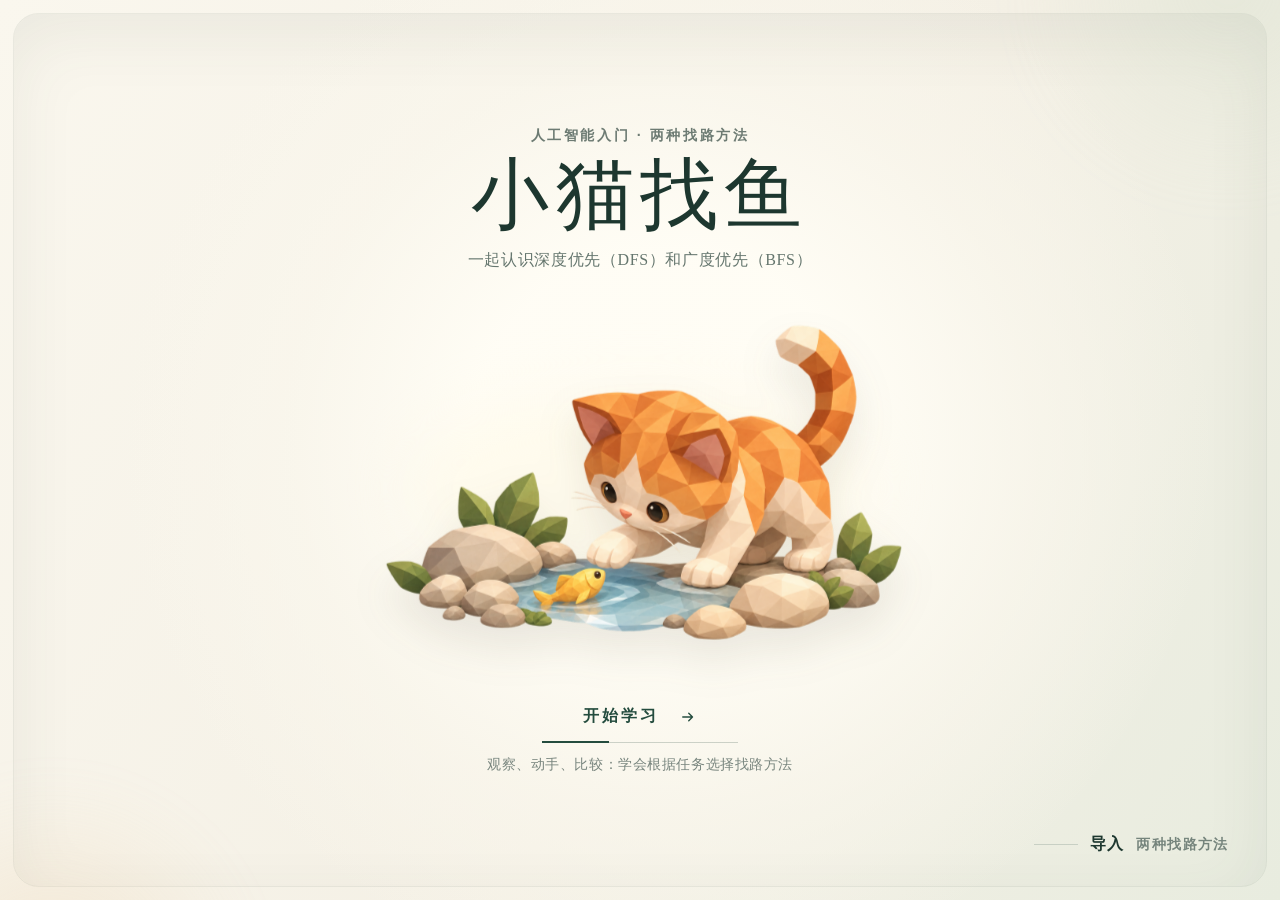
<file: index.html>
<!doctype html>
<html lang="zh-CN">
<head>
  <meta charset="UTF-8">
  <meta name="viewport" content="width=device-width, initial-scale=1">
  <meta name="theme-color" content="#f4f0e5">
  <title>小猫找鱼 · 两种搜索方法</title>
  <link rel="icon" type="image/svg+xml" href="data:image/svg+xml,%3Csvg xmlns='http://www.w3.org/2000/svg' viewBox='0 0 64 64'%3E%3Crect width='64' height='64' rx='14' fill='%23244c3e'/%3E%3Cpath d='M13 39c8-1 12-6 17-14 3-5 10-5 13 0 4 6 1 14-5 18-6 4-17 5-25-4Z' fill='%23d39a43'/%3E%3Ccircle cx='39' cy='27' r='2' fill='white'/%3E%3C/svg%3E">
  <link rel="stylesheet" href="./styles.css?v=23">
</head>
<body>
  <main class="home" aria-labelledby="page-title">
    <div class="ambient ambient--left" aria-hidden="true"></div>
    <div class="ambient ambient--right" aria-hidden="true"></div>

    <section class="hero">
      <header class="hero__heading">
        <p class="eyebrow">人工智能入门 · 两种找路方法</p>
        <h1 id="page-title">小猫找鱼</h1>
        <p class="subtitle">一起认识深度优先（DFS）和广度优先（BFS）</p>
      </header>

      <figure class="scene" aria-label="一只小猫好奇地伸爪探索水边的小鱼">
        <span class="scene__halo" aria-hidden="true"></span>
        <img
          class="scene__art"
          src="./assets/cat-fish-low-poly.png"
          alt="暖橘色低多边形小猫伸爪靠近一条金色小鱼"
          width="1536"
          height="1024"
        >
      </figure>

      <div class="hero__action">
        <button class="start-button" type="button" aria-describedby="start-hint">
          <span>开始学习</span>
          <svg viewBox="0 0 24 24" aria-hidden="true">
            <path d="M5 12h13M13 7l5 5-5 5"/>
          </svg>
        </button>
        <p id="start-hint" class="hint">观察、动手、比较：学会根据任务选择找路方法</p>
      </div>
    </section>

    <p class="chapter" aria-hidden="true"><span>导入</span> 两种找路方法</p>
  </main>

  <script src="./assets/gsap.min.js"></script>
  <script src="./script.js?v=19"></script>
</body>
</html>
</file>
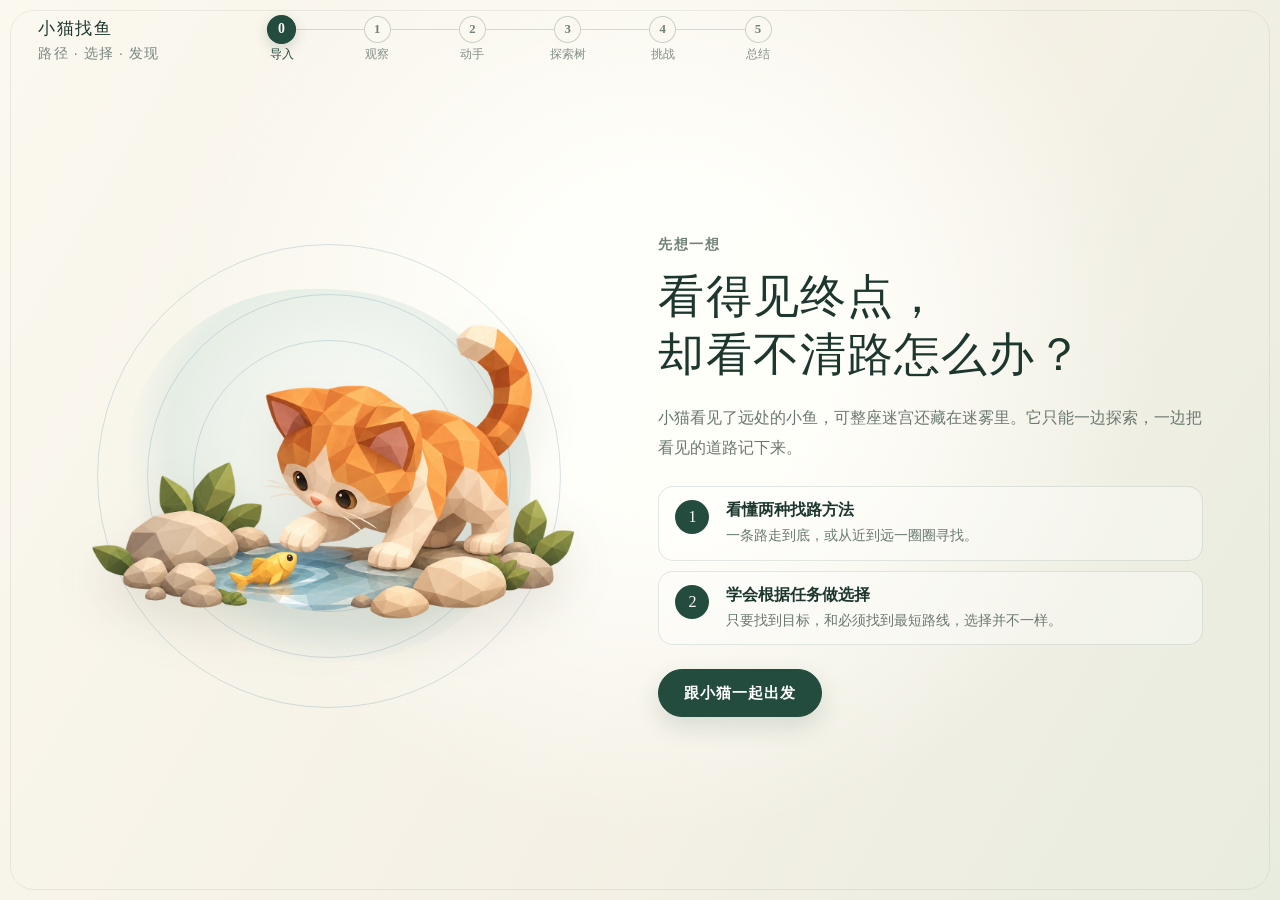
<file: maze.html>
<!doctype html>
<html lang="zh-CN">
<head>
  <meta charset="UTF-8">
  <meta name="viewport" content="width=device-width, initial-scale=1">
  <meta name="theme-color" content="#f4f0e5">
  <title>小猫找鱼 · DFS 与 BFS 互动课件</title>
  <link rel="icon" type="image/svg+xml" href="data:image/svg+xml,%3Csvg xmlns='http://www.w3.org/2000/svg' viewBox='0 0 64 64'%3E%3Crect width='64' height='64' rx='14' fill='%23244c3e'/%3E%3Cpath d='M13 39c8-1 12-6 17-14 3-5 10-5 13 0 4 6 1 14-5 18-6 4-17 5-25-4Z' fill='%23d39a43'/%3E%3Ccircle cx='39' cy='27' r='2' fill='white'/%3E%3C/svg%3E">
  <link rel="stylesheet" href="./maze.css?v=90">
</head>
<body>
  <div class="asset-manifest" hidden aria-hidden="true">
    <img src="./assets/cat-maze-low-poly.png" alt="">
    <img src="./assets/cat-maze-sprite-v2.png" alt="">
    <img src="./assets/fish-maze-low-poly.png" alt="">
  </div>
  <main class="lesson is-intro">
    <header class="lesson-header">
      <a class="wordmark" href="./index.html" aria-label="返回小猫找鱼首页">
        <span>小猫找鱼</span>
        <small>路径 · 选择 · 发现</small>
      </a>

      <p class="lesson-progress"><span id="chapter-number">00</span><strong id="chapter-label">课程导入</strong></p>

      <nav class="chapter-map" aria-label="课程章节进度">
        <ol>
          <li data-chapter="0" aria-current="step"><button type="button" data-chapter-target="0" aria-label="进入课程导入"><span>0</span><b>导入</b></button></li>
          <li data-chapter="1"><button type="button" data-chapter-target="1" aria-label="进入第一章观察"><span>1</span><b>观察</b></button></li>
          <li data-chapter="2"><button type="button" data-chapter-target="2" aria-label="进入第二章动手探索"><span>2</span><b>动手</b></button></li>
          <li data-chapter="3"><button type="button" data-chapter-target="3" aria-label="进入第三章探索树"><span>3</span><b>探索树</b></button></li>
          <li data-chapter="4"><button type="button" data-chapter-target="4" aria-label="进入第四章挑战"><span>4</span><b>挑战</b></button></li>
          <li data-chapter="5"><button type="button" data-chapter-target="5" aria-label="进入学习总结"><span>5</span><b>总结</b></button></li>
        </ol>
      </nav>

      <div class="demo-actions">
        <button id="start-demo" class="demo-button" type="button" hidden>
          <svg viewBox="0 0 24 24" aria-hidden="true"><path d="M8 5.5 18 12 8 18.5Z"/></svg>
          <span>开始演示</span>
        </button>
        <div id="demo-playback-controls" class="demo-playback-controls" hidden>
          <button id="demo-pause" class="playback-toggle" type="button" aria-pressed="false" aria-label="暂停播放">
            <svg class="pause-icon" viewBox="0 0 24 24" aria-hidden="true"><path d="M8 6v12M16 6v12"/></svg>
            <svg class="play-icon" viewBox="0 0 24 24" aria-hidden="true"><path d="m9 6 9 6-9 6Z"/></svg>
            <span>暂停</span>
          </button>
          <button id="playback-step" class="playback-step" type="button" aria-label="进入下一步" hidden>
            <svg viewBox="0 0 24 24" aria-hidden="true"><path d="M6 12h9M12 8l4 4-4 4M19 7v10"/></svg>
            <span>下一步</span>
          </button>
          <div class="speed-switch" role="group" aria-label="播放速度">
            <button type="button" data-demo-speed="0.7" aria-pressed="false">慢速</button>
            <button type="button" data-demo-speed="1" aria-pressed="true">正常</button>
            <button type="button" data-demo-speed="1.6" aria-pressed="false">快速</button>
          </div>
          <button id="playback-replay" class="playback-replay" type="button" aria-label="重新播放本章">
            <svg viewBox="0 0 24 24" aria-hidden="true"><path d="M4 4v6h6M5.8 15.5a7 7 0 1 0 .7-8.1L4 10"/></svg>
            <span>重播</span>
          </button>
        </div>
        <button id="start-practice" class="demo-button demo-button--practice" type="button" hidden>
          <svg viewBox="0 0 24 24" aria-hidden="true"><path d="M8 5.5 18 12 8 18.5Z"/></svg>
          <span>轮到我了</span>
        </button>
        <button id="start-tree" class="demo-button demo-button--tree" type="button" hidden>
          <svg viewBox="0 0 24 24" aria-hidden="true"><path d="M8 5.5 18 12 8 18.5Z"/></svg>
          <span>看看探索树</span>
        </button>
        <button id="replay-tree" class="demo-button demo-button--quiet" type="button" hidden>
          <svg viewBox="0 0 24 24" aria-hidden="true"><path d="M4 4v6h6M5.8 15.5a7 7 0 1 0 .7-8.1L4 10"/></svg>
          <span>重新播放</span>
        </button>
        <button id="restart" class="restart" type="button" hidden>
          <svg viewBox="0 0 24 24" aria-hidden="true"><path d="M4 4v6h6M5.8 15.5a7 7 0 1 0 .7-8.1L4 10"/></svg>
          <span>重新开始</span>
        </button>
      </div>
    </header>

    <section id="intro-stage" class="intro-stage" aria-labelledby="intro-title">
      <div class="intro-visual" aria-hidden="true">
        <span class="intro-ripple intro-ripple--one"></span>
        <span class="intro-ripple intro-ripple--two"></span>
        <span class="intro-ripple intro-ripple--three"></span>
        <img src="./assets/cat-fish-low-poly.png" alt="">
      </div>
      <div class="intro-copy">
        <p class="kicker">先想一想</p>
        <h1 id="intro-title">看得见终点，<br>却看不清路怎么办？</h1>
        <p>小猫看见了远处的小鱼，可整座迷宫还藏在迷雾里。它只能一边探索，一边把看见的道路记下来。</p>
        <div class="learning-goals" aria-label="本课学习目标">
          <article><span>1</span><div><strong>看懂两种找路方法</strong><p>一条路走到底，或从近到远一圈圈寻找。</p></div></article>
          <article><span>2</span><div><strong>学会根据任务做选择</strong><p>只要找到目标，和必须找到最短路线，选择并不一样。</p></div></article>
        </div>
        <button id="intro-start" class="intro-primary" type="button">跟小猫一起出发</button>
      </div>
    </section>

    <section class="stage" aria-labelledby="lesson-title" hidden>
      <aside class="stage-copy">
        <p id="stage-kicker" class="kicker">第一次找路</p>
        <h1 id="lesson-title">先看看小猫<br>会怎样选择</h1>
        <p id="stage-description">目标就在右下角，但道路仍藏在迷雾里。小猫必须按规则一步步勘探。</p>
        <aside id="search-order-card" class="search-order-card" aria-labelledby="search-rule-title" hidden>
          <span>小猫探路手记</span>
          <strong id="search-rule-title">先找新路，再考虑回退</strong>
          <div class="search-rule-steps">
            <div class="search-rule-step">
              <em>1</em>
              <p><strong>先找“新路”</strong><span>能走，而且没有走过</span></p>
            </div>
            <div class="search-rule-step">
              <em>2</em>
              <div><strong>有新路：按顺序选第一条</strong><p class="rule-directions"><b>右</b><i aria-hidden="true">→</i><b>上</b><i aria-hidden="true">→</i><b>左</b><i aria-hidden="true">→</i><b>下</b></p></div>
            </div>
            <div class="search-rule-step">
              <em>3</em>
              <p><strong>没有新路：沿原路回退</strong><span>退一步后重新检查；仍无新路就继续退，直到最近一个还有新路的岔路口</span></p>
            </div>
          </div>
          <small class="search-rule-note">找到小鱼就停止。</small>
        </aside>
        <div id="algorithm-switch" class="algorithm-switch" role="group" aria-label="选择搜索算法" hidden>
          <button type="button" data-algorithm="dfs" aria-pressed="true"><strong>DFS</strong><span>深度优先</span></button>
          <button type="button" data-algorithm="bfs" aria-pressed="false"><strong>BFS</strong><span>广度优先</span></button>
        </div>
        <aside id="thinking-prompt" class="thinking-prompt" aria-label="引导思考" hidden>
          <button id="thinking-toggle" class="thinking-toggle" type="button" aria-label="查看思考题答案" aria-controls="thinking-answer" aria-expanded="false">?</button>
          <strong>想一想</strong>
          <p id="thinking-text">小猫到达岔路口时，DFS 会先探索哪一条支路？当遇到死胡同，小猫要回到哪里，才能尝试别的路？</p>
          <div id="thinking-answer" class="thinking-answer" hidden>
            <span>答案</span>
            <p id="thinking-answer-text">DFS 会先选定一条支路一直深入探索；碰到死胡同，回溯到最近的岔路口，再尝试其他支路。</p>
          </div>
        </aside>
        <div id="view-switch" class="view-switch" role="group" aria-label="选择观察方式" hidden>
          <button type="button" data-view="compare" aria-pressed="true">对照观察</button>
          <button type="button" data-view="maze" aria-pressed="false">只看迷宫</button>
          <button type="button" data-view="tree" aria-pressed="false">只看树状图</button>
        </div>
      </aside>

      <div class="maze-shell">
        <div id="maze" class="maze" role="group" aria-label="六乘六花园迷宫，小猫正在寻找小鱼"></div>
        <button id="next-step" class="next-step-button" type="button" hidden>
          <span>下一步</span>
          <svg viewBox="0 0 24 24" aria-hidden="true"><path d="M5 12h13M13 7l5 5-5 5"/></svg>
        </button>
      </div>

      <section id="tree-shell" class="tree-shell" aria-labelledby="tree-title" hidden>
        <header class="tree-heading">
          <div>
            <p id="tree-record-label" class="kicker">你的探索树</p>
            <h2 id="tree-title">探索怎样长成一棵树</h2>
          </div>
          <div class="tree-key" aria-label="探索树图例">
            <span><i class="tree-key-option"></i><b id="tree-key-option">未探索</b></span>
            <span><i></i><b id="tree-key-visited">探索过</b></span>
            <span><i></i><b id="tree-key-solution">最终路线</b></span>
          </div>
        </header>
        <div class="tree-canvas">
          <svg id="exploration-tree" role="group" aria-label="根据你的探索过程生成的树状图"></svg>
        </div>
        <p id="tree-match-note" class="tree-match-note" aria-live="polite">同号表示同一位置；点迷宫或树节点查看对应。</p>
      </section>

      <aside class="legend" aria-label="迷宫图例">
        <p class="kicker">迷宫图例</p>
        <dl>
          <div><dt><i class="swatch swatch--unknown"></i>未知区域</dt><dd>尚未进入视野</dd></div>
          <div><dt><i class="swatch swatch--obstacle"></i>障碍物</dt><dd>小猫不能通行</dd></div>
          <div><dt><i class="swatch swatch--solution"></i>小猫路线</dt><dd>最终通向小鱼的路</dd></div>
        </dl>
      </aside>
    </section>

    <section id="challenge-stage" class="challenge-stage" aria-labelledby="challenge-title" hidden>
      <aside class="challenge-brief">
        <p class="kicker">新的迷宫</p>
        <h1 id="challenge-title">选择你的<br>搜索策略</h1>
        <article class="mission-card">
          <span id="mission-number">挑战任务</span>
          <h2 id="mission-title">找到最少步数</h2>
          <p id="mission-copy">每走一格都算一步。这次必须帮助小猫找到步数最少的路线。</p>
          <small id="mission-rule">规则：每走一格算一步，不能穿过石头。</small>
        </article>

        <div id="challenge-choices" class="challenge-choices" role="group" aria-label="选择搜索策略">
          <button type="button" data-challenge-algorithm="dfs" aria-pressed="false">
            <strong>DFS</strong>
          </button>
          <button type="button" data-challenge-algorithm="bfs" aria-pressed="false">
            <strong>BFS</strong>
          </button>
        </div>
        <button id="challenge-start" class="challenge-primary" type="button" disabled>先选择一种方法</button>
      </aside>

      <div class="challenge-maze-shell">
        <div id="challenge-maze" class="maze challenge-maze" role="img" aria-label="一张全新的六乘六迷宫"></div>
        <p class="challenge-maze-note"><span>起点</span><i></i><span>目标</span></p>
      </div>

      <aside class="challenge-insight" aria-live="polite">
        <div id="challenge-guide" class="challenge-guide">
          <p class="kicker">开始前先想一想</p>
          <h2>先看任务，再选方法</h2>
          <p>一种方法会沿着一条路不断深入，另一种方法会从近到远逐层展开。你认为哪一种更适合寻找最少步数？</p>
          <div class="strategy-clues" aria-label="两种搜索方法的中性提示">
            <span><b>DFS</b>沿一条支路深入，走不通再退回</span>
            <span><b>BFS</b>先检查近处，再逐层向外扩大</span>
          </div>
        </div>

        <div id="challenge-results" class="challenge-results" hidden>
          <p class="kicker">搜索结果</p>
          <h2 id="challenge-result-title">探索结果</h2>
          <div id="result-metrics" class="result-metrics"></div>
          <p id="challenge-feedback" class="challenge-feedback"></p>
          <button id="challenge-compare" class="challenge-secondary" type="button">换一种方法试试</button>
          <button id="challenge-continue" class="challenge-primary" type="button" hidden>完成挑战</button>
        </div>
      </aside>
    </section>

    <section id="summary-stage" class="summary-stage" aria-labelledby="summary-title" hidden>
      <header class="summary-heading">
        <div>
          <p class="kicker">小猫的搜索工具箱</p>
          <h1 id="summary-title">遇到新任务，先想清楚要找什么</h1>
        </div>
        <div class="summary-intro">
          <p>人工智能不会凭空知道答案。它会根据任务目标，选择合适的搜索方法，再从许多可能性里一步步寻找。</p>
        </div>
      </header>

      <div class="summary-workbench">
        <section class="route-notebook" aria-labelledby="route-notebook-title">
          <header>
            <span>路线手账</span>
            <small>从小猫找鱼记住两种动作</small>
          </header>
          <h2 id="route-notebook-title">同一座迷宫，两种搜索节奏</h2>
          <div class="route-sketch" aria-label="DFS深入回退，BFS逐层扩散的路线示意">
            <div class="route-origin"><img src="./assets/cat-maze-low-poly.png" alt="小猫起点"></div>
            <div class="route-track route-track--dfs">
              <span class="route-label">DFS</span>
              <i></i><i></i><i></i><i class="route-turn"></i><i></i>
              <span class="route-dead-end">死路</span>
              <span class="route-return-arrow" aria-label="遇到死路后回退"><b></b></span>
              <strong>深入，再回退</strong>
            </div>
            <div class="route-track route-track--bfs">
              <div class="bfs-sketch-heading"><span class="route-label">BFS</span><small>分层示意</small></div>
              <svg class="bfs-layer-sketch" viewBox="0 0 300 112" role="img" aria-labelledby="bfs-layer-sketch-title bfs-layer-sketch-desc">
                <title id="bfs-layer-sketch-title">BFS 从起点逐层向外展开</title>
                <desc id="bfs-layer-sketch-desc">起点为第零层；先检查第一层的两个节点，再展开第二层的四个节点。连线表示相邻节点之间的连接，不是小猫的行走路线。</desc>
                <g class="bfs-sketch-links" fill="none" stroke="currentColor" stroke-width="2" stroke-dasharray="5 4" stroke-opacity=".55">
                  <path d="M175 17L120 54M175 17L230 54M120 54L80 91M120 54L150 91M230 54L210 91M230 54L280 91"/>
                </g>
                <g class="bfs-sketch-nodes" fill="currentColor" stroke="#fff9eb" stroke-width="3">
                  <circle cx="175" cy="17" r="6" data-bfs-layer="0"/>
                  <circle cx="120" cy="54" r="6" data-bfs-layer="1"/><circle cx="230" cy="54" r="6" data-bfs-layer="1"/>
                  <circle cx="80" cy="91" r="6" data-bfs-layer="2"/><circle cx="150" cy="91" r="6" data-bfs-layer="2"/><circle cx="210" cy="91" r="6" data-bfs-layer="2"/><circle cx="280" cy="91" r="6" data-bfs-layer="2"/>
                </g>
                <g class="bfs-sketch-levels" font-size="14" dominant-baseline="middle">
                  <text x="2" y="17">起点</text><text x="2" y="54">1 步</text><text x="2" y="91">2 步</text>
                </g>
              </svg>
              <strong>从近到远，逐层展开</strong>
              <p class="bfs-sketch-note">先检查完同一层，再展开下一层。</p>
            </div>
            <div class="route-goal"><img src="./assets/fish-maze-low-poly.png" alt="目标小鱼"></div>
          </div>
          <div class="memory-rules" aria-label="搜索方法判断口诀">
            <p><b>只要找到一种办法</b><span>DFS/BFS都可以</span></p>
            <p><b>每步代价相同，必须最少步数</b><span>选择 BFS</span></p>
          </div>
        </section>

        <section class="strategy-check" aria-labelledby="strategy-check-title">
          <header>
            <div>
              <p class="kicker">现在你来替 AI 做选择</p>
              <h2 id="strategy-check-title">任务不同，方法也不同</h2>
            </div>
            <p class="task-progress"><strong id="summary-score">0</strong><span>/ 2 已答对</span></p>
          </header>

          <ol class="strategy-tasks">
            <li class="strategy-task strategy-task--multiple" data-summary-task="warehouse" data-answer="dfs,bfs">
              <span class="task-number">01</span>
              <div class="task-copy">
                <h3>仓库机器人找充电点</h3>
                <p>只要找到任意一个可用充电点就行，不要求离机器人最近。</p>
                <p class="task-feedback" aria-live="polite">选择一种方法，看看它是否满足任务要求。</p>
                <span class="task-stamp" aria-hidden="true">已答对</span>
              </div>
              <div class="task-choices" role="group" aria-label="仓库机器人任务选择">
                <button type="button" data-summary-choice="dfs">DFS</button>
                <button type="button" data-summary-choice="bfs">BFS</button>
              </div>
            </li>
            <li class="strategy-task" data-summary-task="delivery" data-answer="bfs">
              <span class="task-number">02</span>
              <div class="task-copy">
                <h3>校园配送车规划路线</h3>
                <p>每走一段路都算一步，要求找到总步数最少的路线。</p>
                <p class="task-feedback" aria-live="polite">“最少”是这道任务的重要线索。</p>
                <span class="task-stamp" aria-hidden="true">已答对</span>
              </div>
              <div class="task-choices" role="group" aria-label="校园配送任务选择">
                <button type="button" data-summary-choice="dfs">DFS</button>
                <button type="button" data-summary-choice="bfs">BFS</button>
              </div>
            </li>
          </ol>
        </section>
      </div>

      <div class="summary-actions">
        <button id="summary-restart" class="challenge-secondary" type="button">从头再学一次</button>
        <a class="summary-home" href="./index.html">回到首页</a>
      </div>
    </section>

    <section class="teaching-bar" aria-label="教学旁白">
      <div class="teaching-index">
        <span id="step-number">01</span>
        <small id="phase-label">观察</small>
      </div>
      <div class="narration">
        <p id="narration-label" class="narration-label">正在发生什么？</p>
        <p id="narration-text" aria-live="polite">小鱼就在右下角，但通路还藏在迷雾中。让我们看看小猫会怎样探索。</p>
      </div>
      <div class="journey-status">
        <div class="journey-line"><span id="journey-fill"></span></div>
        <div class="journey-meta">
          <p id="progress-label">进度</p>
        </div>
      </div>
    </section>
  </main>

  <script src="./assets/gsap.min.js"></script>
  <script src="./maze.js?v=81"></script>
</body>
</html>
</file>
<file: styles.css>
:root {
  --paper: #f4f0e5;
  --paper-light: #faf7ee;
  --ink: #1d372f;
  --muted: #65766e;
  --forest: #244c3e;
  --forest-hover: #183d31;
  --line: rgba(36, 76, 62, 0.18);
  --focus: #b86736;
  --serif: Georgia, "Times New Roman", serif;
  --sans: "Segoe UI", "Microsoft YaHei", sans-serif;
}

* { box-sizing: border-box; }

html, body {
  width: 100%;
  min-width: 320px;
  min-height: 100%;
}

html {
  overflow-x: hidden;
  overflow-y: auto;
}

body {
  margin: 0;
  color: var(--ink);
  background: #e9e5da;
  font-family: var(--sans);
  overflow-x: hidden;
  overflow-y: auto;
}

button { font: inherit; }

.home {
  position: relative;
  isolation: isolate;
  display: grid;
  width: 100%;
  min-height: 100vh;
  min-height: 100dvh;
  overflow: hidden;
  place-items: center;
  padding: clamp(28px, 4vw, 72px);
  background:
    radial-gradient(circle at 52% 49%, rgba(255, 253, 245, 0.98) 0 24%, rgba(250, 247, 237, 0.72) 46%, transparent 68%),
    linear-gradient(120deg, var(--paper-light) 0%, var(--paper) 57%, #e8ecdf 100%);
}

.home::before {
  content: "";
  position: absolute;
  z-index: -2;
  inset: clamp(10px, 1vw, 18px);
  border: 1px solid rgba(42, 66, 56, 0.08);
  border-radius: clamp(18px, 2vw, 32px);
  box-shadow: 0 20px 65px rgba(65, 72, 58, 0.08) inset;
}

.ambient {
  position: absolute;
  z-index: -1;
  width: min(34vw, 540px);
  aspect-ratio: 1;
  border-radius: 50%;
  filter: blur(30px);
  opacity: .3;
}

.ambient--left {
  left: -13vw;
  bottom: -24vw;
  background: radial-gradient(circle, #e9c89e 0, transparent 68%);
}

.ambient--right {
  top: -18vw;
  right: -13vw;
  background: radial-gradient(circle, #cbd7c2 0, transparent 68%);
}

.hero {
  display: grid;
  justify-items: center;
  width: min(1120px, 92vw);
  text-align: center;
}

.hero__heading { position: relative; z-index: 2; }

.eyebrow {
  margin: 0 0 clamp(12px, 1.5vh, 20px);
  color: #6d7b73;
  font-size: clamp(.9rem, 1vw, 1.05rem);
  font-weight: 600;
  letter-spacing: .18em;
}

h1 {
  margin: 0;
  font-family: var(--serif);
  font-size: clamp(2.8rem, 6.1vw, 6.2rem);
  font-weight: 400;
  letter-spacing: .08em;
  line-height: .92;
  text-wrap: balance;
}

.subtitle {
  margin: clamp(16px, 2.2vh, 25px) 0 0;
  color: var(--muted);
  font-family: var(--serif);
  font-size: clamp(1rem, 1.2vw, 1.3rem);
  font-style: normal;
  letter-spacing: .04em;
}

.scene {
  position: relative;
  display: grid;
  width: min(600px, 62vw);
  aspect-ratio: 3 / 1.72;
  margin: clamp(12px, 1.8vh, 24px) 0 clamp(2px, .8vh, 10px);
  place-items: center;
}

.scene__halo {
  position: absolute;
  width: 76%;
  height: 48%;
  border-radius: 50%;
  background: rgba(255, 250, 232, .6);
  filter: blur(30px);
}

.scene__art {
  position: relative;
  width: 100%;
  height: 100%;
  object-fit: contain;
  filter: drop-shadow(0 22px 20px rgba(71, 66, 44, .11));
  transform-origin: 52% 86%;
  animation: breathe 5.8s ease-in-out infinite;
}

.hero__action {
  display: grid;
  justify-items: center;
  gap: 12px;
}

.start-button {
  position: relative;
  display: inline-flex;
  min-width: 196px;
  min-height: 48px;
  align-items: center;
  justify-content: center;
  gap: 20px;
  padding: 8px 8px 12px;
  border: 0;
  border-radius: 0;
  color: var(--forest);
  background: transparent;
  box-shadow: none;
  cursor: pointer;
  font-weight: 600;
  letter-spacing: .18em;
  transition: color 220ms ease, opacity 150ms ease;
}

.start-button::after,
.start-button::before {
  content: "";
  position: absolute;
  left: 0;
  bottom: 0;
  height: 1px;
}

.start-button::after {
  width: 100%;
  background: rgba(36, 76, 62, .22);
}

.start-button::before {
  z-index: 1;
  width: 34%;
  height: 2px;
  background: var(--forest);
  transition: width 240ms cubic-bezier(.4, 0, .2, 1);
}

.start-button svg {
  width: 18px;
  height: 18px;
  fill: none;
  stroke: currentColor;
  stroke-linecap: round;
  stroke-linejoin: round;
  stroke-width: 1.8;
  transition: transform 180ms ease;
}

.start-button:hover {
  color: var(--forest-hover);
}

.start-button:hover::before { width: 100%; }
.start-button:hover svg { transform: translateX(3px); }
.start-button:active { opacity: .68; }
.start-button:focus-visible { outline: 2px solid color-mix(in srgb, var(--focus) 62%, white); outline-offset: 5px; }

.hint {
  margin: 0;
  color: #78857e;
  font-size: clamp(.9rem, .9vw, 1rem);
  letter-spacing: .04em;
}

.chapter {
  position: absolute;
  right: clamp(30px, 4vw, 72px);
  bottom: clamp(26px, 3.5vw, 60px);
  display: flex;
  margin: 0;
  align-items: center;
  gap: 12px;
  color: #75847c;
  font-size: .88rem;
  font-weight: 600;
  letter-spacing: .1em;
}

.chapter::before { content: ""; width: 44px; height: 1px; background: var(--line); }
.chapter span { color: var(--ink); font-family: var(--serif); font-size: 1rem; }

.home.is-leaving .hero { animation: leave 650ms cubic-bezier(.4, 0, .2, 1) forwards; }
.home.is-leaving::after {
  content: "";
  position: absolute;
  z-index: 10;
  inset: 0;
  background: var(--paper);
  opacity: 0;
  animation: veil 700ms ease forwards;
  pointer-events: none;
}

@keyframes breathe {
  0%, 100% { transform: translateY(0) rotate(-.15deg); }
  50% { transform: translateY(-5px) rotate(.15deg); }
}

@keyframes leave { to { opacity: 0; transform: scale(.985) translateY(-8px); } }
@keyframes veil { to { opacity: 1; } }

@media (max-width: 680px) {
  .home { padding: 56px 24px 44px; }
  .eyebrow { max-width: 290px; line-height: 1.7; }
  h1 { max-width: 12ch; font-size: clamp(3rem, 14vw, 4.7rem); line-height: .98; }
  .subtitle { max-width: 28ch; line-height: 1.55; }
  .scene { width: min(620px, 100%); margin-block: 18px 8px; }
  .chapter { display: none; }
}

@media (max-height: 760px) and (min-width: 681px) {
  .home { padding-block: 28px; }
  .scene { width: min(520px, 52vw); margin-block: 6px 0; }
  h1 { font-size: clamp(3rem, 5.5vw, 5.6rem); }
}

@media (prefers-reduced-motion: reduce) {
  *, *::before, *::after { scroll-behavior: auto !important; animation-duration: .01ms !important; animation-iteration-count: 1 !important; transition-duration: .01ms !important; }
}
</file>
<file: maze.css>
:root {
  --paper: #f4f0e5;
  --paper-light: #fbf8ef;
  --ink: #1d372f;
  --muted: #697870;
  --forest: #244c3e;
  --unseen: #dce9e5;
  --seen: #a9cbd0;
  --here: #2f6f91;
  --wall-a: #c79a63;
  --wall-b: #a97848;
  --dead: #a84f46;
  --solution: #d39a43;
  --line: rgba(36, 76, 62, .16);
  --serif: Georgia, "Times New Roman", serif;
  --sans: "Segoe UI", "Microsoft YaHei", sans-serif;
}

* { box-sizing: border-box; }
html, body {
  width: 100%;
  min-width: 320px;
  min-height: 100%;
}

html {
  overflow-x: hidden;
  overflow-y: auto;
  scroll-behavior: smooth;
}

body {
  margin: 0;
  color: var(--ink);
  background: #e9e5da;
  font-family: var(--sans);
  overflow-x: hidden;
  overflow-y: auto;
}

@media (min-width: 761px) {
  body.answer-open {
    min-height: 100dvh;
  }
  body.answer-open .lesson {
    height: auto;
    min-height: 100dvh;
    grid-template-rows: 78px auto clamp(168px, 20vh, 220px);
    overflow: visible;
  }
}

button, a { font: inherit; }

.lesson {
  position: relative;
  display: grid;
  width: 100%;
  min-height: 100vh;
  min-height: 100dvh;
  grid-template-rows: 78px minmax(0, 1fr) clamp(168px, 20vh, 220px);
  overflow: hidden;
  background:
    radial-gradient(circle at 52% 38%, rgba(255,255,251,.94) 0 20%, transparent 57%),
    linear-gradient(120deg, var(--paper-light), var(--paper) 60%, #e8ecdf);
}

.lesson::before {
  content: "";
  position: absolute;
  z-index: 0;
  inset: 10px;
  border: 1px solid rgba(42, 66, 56, .08);
  border-radius: 24px;
  pointer-events: none;
}

.lesson-header {
  position: relative;
  z-index: 2;
  display: grid;
  grid-template-columns: minmax(160px, 220px) minmax(500px, 680px) max-content;
  justify-content: space-between;
  gap: clamp(12px, 1.4vw, 26px);
  align-items: center;
  padding: 0 clamp(24px, 3vw, 54px);
}

.wordmark {
  justify-self: start;
  color: var(--ink);
  text-decoration: none;
}

.wordmark span {
  display: block;
  font-family: var(--serif);
  font-size: clamp(1.05rem, 1.35vw, 1.25rem);
  letter-spacing: .08em;
}

.wordmark small {
  display: block;
  margin-top: 4px;
  color: #78857e;
  font-size: .88rem;
  letter-spacing: .08em;
}

.lesson-progress {
  margin: 0;
  color: #75847c;
  font-size: .88rem;
  font-weight: 600;
  letter-spacing: .08em;
}

.lesson-progress span {
  margin-right: 10px;
  color: var(--ink);
  font-family: var(--serif);
  font-size: 1rem;
}
.lesson-progress { display: none; }
.lesson-progress strong { font-weight: inherit; }

.chapter-map {
  width: 100%;
  min-width: 0;
  align-self: center;
}
.chapter-map ol {
  position: relative;
  display: grid;
  grid-template-columns: repeat(6, minmax(58px, 1fr));
  margin: 0;
  padding: 0;
  list-style: none;
}
.chapter-map ol::before {
  content: "";
  position: absolute;
  z-index: 0;
  top: 13px;
  left: calc(100% / 12);
  right: calc(100% / 12);
  height: 1px;
  background: rgba(36,76,62,.18);
}
.chapter-map li {
  position: relative;
  z-index: 1;
  min-width: 0;
  color: #839087;
  font-size: .78rem;
  transition: color 180ms ease;
}
.chapter-map li button {
  display: grid;
  width: 100%;
  justify-items: center;
  gap: 3px;
  padding: 0;
  border: 0;
  color: inherit;
  background: transparent;
  cursor: pointer;
}
.chapter-map li button:hover { color: var(--forest); }
.chapter-map li button:focus-visible { outline: 2px solid #b86736; outline-offset: 4px; border-radius: 10px; }
.chapter-map li span {
  display: grid;
  width: 27px;
  height: 27px;
  place-items: center;
  border: 1px solid rgba(36,76,62,.22);
  border-radius: 50%;
  color: #718078;
  background: var(--paper-light);
  font-family: var(--serif);
  font-size: .8rem;
  font-weight: 700;
  transition: color 180ms ease, background 180ms ease, border-color 180ms ease, transform 180ms ease;
}
.chapter-map li b { overflow: hidden; font-weight: 500; white-space: nowrap; text-overflow: ellipsis; }
.chapter-map li.is-complete { color: #587065; }
.chapter-map li.is-complete span { border-color: rgba(36,76,62,.45); color: #fff; background: #5d786c; }
.chapter-map li[aria-current="step"] { color: var(--forest); font-weight: 700; }
.chapter-map li[aria-current="step"] span { border-color: var(--forest); color: #fff; background: var(--forest); box-shadow: 0 4px 12px rgba(36,76,62,.18); transform: scale(1.08); }

.demo-actions {
  display: flex;
  min-width: 0;
  align-items: center;
  justify-content: flex-end;
  justify-self: stretch;
  gap: 8px;
  flex-wrap: nowrap;
}

.demo-actions [hidden] { display: none; }

.demo-button,
.restart {
  display: inline-flex;
  min-height: 44px;
  align-items: center;
  gap: 8px;
  padding: 8px 10px 8px 12px;
  border: 0;
  color: var(--forest);
  background: transparent;
  cursor: pointer;
  font-size: .88rem;
  letter-spacing: .05em;
  white-space: nowrap;
}
.restart {
  flex: 0 0 auto;
  min-width: max-content;
}

.demo-button {
  padding: 9px 16px;
  border: 1px solid var(--forest);
  border-radius: 999px;
  color: #fff;
  background: var(--forest);
  cursor: pointer;
}

.demo-button--practice {
  border-color: #a96435;
  background: #a96435;
}

.demo-button--tree {
  border-color: var(--solution);
  color: #fffdf6;
  background: #9b6b2f;
}

.demo-button--quiet {
  border-color: rgba(36, 76, 62, .3);
  color: var(--forest);
  background: rgba(255,255,255,.36);
}

.demo-button svg,
.restart svg {
  width: 17px;
  fill: none;
  stroke: currentColor;
  stroke-linecap: round;
  stroke-linejoin: round;
  stroke-width: 1.7;
  transition: transform 300ms ease;
}

.demo-button svg { fill: currentColor; stroke: none; }
.demo-button:hover svg { transform: translateX(2px); }
.restart:hover svg { transform: rotate(-45deg); }
.demo-button:focus-visible,
.restart:focus-visible,
.playback-toggle:focus-visible,
.playback-step:focus-visible,
.playback-replay:focus-visible,
.speed-switch button:focus-visible { outline: 2px solid #b86736; outline-offset: 3px; }

.demo-playback-controls {
  display: flex;
  min-width: max-content;
  flex: 0 0 auto;
  align-items: center;
  gap: 8px;
}
.demo-playback-controls[hidden] { display: none; }
.playback-toggle,
.playback-step,
.playback-replay {
  display: inline-flex;
  min-height: 44px;
  align-items: center;
  gap: 7px;
  padding: 8px 13px;
  border: 1px solid var(--forest);
  border-radius: 999px;
  color: #fff;
  background: var(--forest);
  cursor: pointer;
  font-size: .88rem;
  font-weight: 600;
  white-space: nowrap;
}
.playback-step,
.playback-replay { color: var(--forest); background: rgba(255,255,255,.36); }
.playback-step:disabled,
.playback-replay:disabled { opacity: .45; cursor: default; }
.playback-toggle svg,
.playback-step svg,
.playback-replay svg { width: 17px; height: 17px; fill: none; stroke: currentColor; stroke-width: 2; stroke-linecap: round; stroke-linejoin: round; }
.playback-toggle .play-icon { display: none; fill: currentColor; stroke: none; }
.playback-toggle[aria-pressed="true"] .pause-icon { display: none; }
.playback-toggle[aria-pressed="true"] .play-icon { display: block; }
.speed-switch {
  display: grid;
  grid-template-columns: repeat(3, 1fr);
  gap: 2px;
  padding: 3px;
  border: 1px solid rgba(36,76,62,.2);
  border-radius: 999px;
  background: rgba(255,255,255,.36);
}
.speed-switch button {
  min-width: 45px;
  min-height: 36px;
  padding: 5px 8px;
  border: 0;
  border-radius: 999px;
  color: #687970;
  background: transparent;
  cursor: pointer;
  font-size: .8rem;
  white-space: nowrap;
}
.speed-switch button[aria-pressed="true"] { color: #fff; background: var(--here); box-shadow: 0 3px 9px rgba(47,111,145,.16); }

.stage {
  position: relative;
  z-index: 1;
  display: grid;
  min-height: 0;
  grid-template-columns: minmax(240px, 300px) minmax(390px, 560px) minmax(145px, 190px);
  justify-content: center;
  align-items: center;
  gap: clamp(24px, 3vw, 48px);
  padding: 8px clamp(28px, 5vw, 90px) 22px;
}
.stage[hidden] { display: none; }

.stage-copy { align-self: center; width: 100%; max-width: 290px; }
.kicker { margin: 0 0 14px; color: #718078; font-size: .88rem; font-weight: 700; letter-spacing: .1em; }

.stage-copy h1,
.summary-heading h1 {
  font-size: clamp(1.75rem, 2.35vw, 2.65rem);
}

.stage-copy h1 {
  margin: 0;
  font-family: var(--serif);
  font-weight: 400;
  letter-spacing: .035em;
  line-height: 1.22;
}

.stage-copy > p:not(.kicker) { margin: 22px 0 0; color: var(--muted); font-size: .9rem; line-height: 1.85; }

.search-order-card {
  position: relative;
  display: grid;
  gap: 9px;
  margin-top: 20px;
  padding: 17px 15px 15px;
  border: 1px solid rgba(126, 102, 64, .22);
  border-radius: 4px 15px 6px 12px;
  background-color: rgba(250, 245, 231, .72);
  background-image:
    linear-gradient(rgba(53, 91, 77, .045) 1px, transparent 1px),
    linear-gradient(90deg, rgba(53, 91, 77, .035) 1px, transparent 1px);
  background-size: 22px 22px;
  box-shadow: 5px 6px 0 rgba(166, 136, 84, .07);
  text-align: left;
  transform: rotate(-.25deg);
}
.search-order-card[hidden] { display: none; }
.search-order-card::before {
  content: "";
  position: absolute;
  top: -7px;
  right: 18px;
  width: 48px;
  height: 13px;
  background: rgba(211, 195, 158, .48);
  transform: rotate(2deg);
}
.search-order-card > span {
  display: flex;
  align-items: center;
  gap: 8px;
  color: #9a5b32;
  font-size: .68rem;
  font-weight: 700;
  letter-spacing: .16em;
}
.search-order-card > span::after {
  content: "";
  width: 30px;
  height: 1px;
  background: rgba(169, 100, 53, .3);
}
.search-order-card > strong {
  color: var(--ink);
  font-family: var(--serif);
  font-size: 1rem;
  font-weight: 600;
  line-height: 1.45;
}

.search-rule-steps { display: grid; margin-top: 1px; }
.search-rule-step {
  position: relative;
  display: grid;
  grid-template-columns: 25px minmax(0, 1fr);
  align-items: start;
  gap: 8px;
  padding: 9px 0;
  border-top: 1px dashed rgba(169, 100, 53, .26);
}
.search-rule-step > em {
  position: relative;
  z-index: 1;
  display: grid;
  width: 24px;
  height: 24px;
  place-items: center;
  border: 1px solid rgba(169,100,53,.38);
  border-radius: 50%;
  color: #9a5b32;
  background: #faf4e5;
  font-family: var(--serif);
  font-size: .72rem;
  font-style: normal;
  font-weight: 700;
}
.search-rule-step > p,
.search-rule-step > div { min-width: 0; margin: 0; }
.search-rule-step strong { display: block; color: #324d42; font-size: .76rem; line-height: 1.45; }
.search-rule-step span { display: block; margin-top: 2px; color: #718078; font-size: .68rem; line-height: 1.45; }

.rule-directions {
  display: flex;
  counter-reset: search-direction;
  align-items: center;
  gap: 5px;
  margin: 7px 0 0;
}
.rule-directions b {
  display: inline-grid;
  counter-increment: search-direction;
  flex: 0 0 auto;
  grid-template-rows: auto auto;
  justify-items: center;
  gap: 1px;
  min-width: 24px;
  color: var(--forest);
  font-family: var(--serif);
  font-size: .98rem;
  font-weight: 600;
  line-height: 1.1;
}
.rule-directions b::before {
  content: "0" counter(search-direction);
  color: #9a5b32;
  font-family: var(--sans);
  font-size: .57rem;
  font-weight: 700;
  letter-spacing: .06em;
}
.rule-directions i {
  height: 1px;
  flex: 1 1 auto;
  border-top: 1px dashed rgba(169, 100, 53, .52);
  color: transparent;
  font-size: 0;
}
.search-rule-note {
  display: block;
  padding-top: 8px;
  border-top: 1px solid rgba(36, 76, 62, .1);
  color: #687970;
  font-size: .74rem;
  line-height: 1.6;
}


.algorithm-switch {
  display: grid;
  grid-template-columns: 1fr 1fr;
  gap: 4px;
  margin-top: 22px;
  padding: 4px;
  border: 1px solid rgba(36,76,62,.16);
  border-radius: 16px;
  background: rgba(255,255,255,.38);
}

.algorithm-switch[hidden] { display: none; }

.algorithm-switch button {
  min-height: 48px;
  padding: 7px 8px;
  border: 0;
  border-radius: 12px;
  color: #718078;
  background: transparent;
  cursor: pointer;
  transition: color 180ms ease, background 180ms ease, box-shadow 180ms ease;
}

.algorithm-switch button strong,
.algorithm-switch button span { display: block; }
.algorithm-switch button strong { font-family: var(--serif); font-size: .95rem; letter-spacing: .04em; }
.algorithm-switch button span { margin-top: 2px; font-size: .88rem; letter-spacing: .02em; }
.algorithm-switch button[aria-pressed="true"] { color: #fff; background: var(--forest); box-shadow: 0 5px 13px rgba(36,76,62,.16); }
.algorithm-switch button:focus-visible { outline: 2px solid #b86736; outline-offset: 3px; }

.thinking-prompt {
  position: relative;
  margin-top: 24px;
  padding: 17px 16px 16px 18px;
  border: 1px solid rgba(169,100,53,.22);
  border-radius: 18px 15px 19px 16px;
  background: rgba(255,250,239,.56);
  box-shadow: 0 10px 24px rgba(82,67,48,.05);
}

.thinking-prompt[hidden] { display: none; }

.thinking-toggle {
  position: absolute;
  z-index: 2;
  top: -17px;
  right: 14px;
  display: grid;
  width: 44px;
  height: 44px;
  place-items: center;
  padding: 0;
  border: 5px solid #f7f1e6;
  border-radius: 50%;
  color: #fffaf0;
  background: #a96435;
  box-shadow: 0 6px 14px rgba(104,67,43,.16);
  cursor: pointer;
  font-family: var(--serif);
  font-size: 1.05rem;
  font-weight: 700;
  line-height: 1;
  transition: background 180ms ease, box-shadow 180ms ease, transform 180ms ease;
}

.thinking-toggle:hover { transform: translateY(-2px); box-shadow: 0 8px 17px rgba(104,67,43,.22); }
.thinking-toggle:active { transform: translateY(0); }
.thinking-toggle:focus-visible { outline: 2px solid #244c3e; outline-offset: 3px; }
.thinking-toggle[aria-expanded="true"] { background: #244c3e; box-shadow: 0 7px 16px rgba(36,76,62,.2); }

.thinking-prompt > strong {
  color: #9a5b32;
  font-family: var(--serif);
  font-size: .95rem;
  font-weight: 600;
  letter-spacing: .08em;
}

.thinking-prompt p {
  margin: 9px 0 0;
  color: #5e7068;
  font-family: var(--serif);
  font-size: .88rem;
  line-height: 1.7;
}

.thinking-answer {
  margin-top: 13px;
  padding-top: 12px;
  border-top: 1px solid rgba(169,100,53,.18);
  animation: answerReveal 260ms ease-out both;
}

.thinking-answer[hidden] { display: none; }
.thinking-answer span { color: #9a5b32; font-size: .88rem; font-weight: 700; letter-spacing: .08em; }
.thinking-answer p { margin-top: 6px; color: #405c50; }

.view-switch {
  display: grid;
  gap: 7px;
  margin-top: 24px;
}

.view-switch[hidden] { display: none; }

.view-switch button {
  min-height: 34px;
  padding: 7px 12px;
  border: 1px solid rgba(36, 76, 62, .15);
  border-radius: 999px;
  color: #66776f;
  background: rgba(255,255,255,.24);
  cursor: pointer;
  font-size: .88rem;
  letter-spacing: .03em;
  transition: color 180ms ease, background 180ms ease, border-color 180ms ease;
}

.view-switch button[aria-pressed="true"] {
  border-color: var(--forest);
  color: #fff;
  background: var(--forest);
}

.view-switch button:focus-visible { outline: 2px solid #b86736; outline-offset: 2px; }

.order { display: flex; align-items: center; margin-top: 24px; color: var(--forest); font-size: .88rem; font-weight: 600; }
.order i { width: 13px; height: 1px; margin: 0 7px; background: var(--line); }

.maze-shell { position: relative; width: min(100%, 590px); }

.next-step-button {
  position: absolute;
  top: calc(100% + 14px);
  left: 50%;
  display: inline-flex;
  min-width: 148px;
  min-height: 44px;
  align-items: center;
  justify-content: center;
  gap: 12px;
  padding: 10px 22px;
  border: 1px solid var(--forest);
  border-radius: 999px;
  color: #fff;
  background: var(--forest);
  box-shadow: 0 10px 24px rgba(36,76,62,.16);
  cursor: pointer;
  font-size: .9rem;
  font-weight: 600;
  letter-spacing: .12em;
  transform: translateX(-50%);
  transition: background 180ms ease, transform 180ms ease, opacity 180ms ease;
}

.next-step-button[hidden] { display: none; }
.next-step-button:hover:not(:disabled) { background: #173f32; transform: translateX(-50%) translateY(-2px); }
.next-step-button:disabled { opacity: .48; cursor: default; }
.next-step-button:focus-visible { outline: 2px solid #b86736; outline-offset: 3px; }
.next-step-button svg { width: 18px; fill: none; stroke: currentColor; stroke-linecap: round; stroke-linejoin: round; stroke-width: 1.7; }

.stage--tree {
  grid-template-columns: minmax(170px, 220px) repeat(2, minmax(300px, 440px));
  gap: clamp(22px, 2.8vw, 48px);
  padding-bottom: 68px;
}
.stage--tree .stage-copy > #stage-description { display: none; }
.stage--tree .algorithm-switch { margin-top: 16px; }
.stage--tree .thinking-prompt { margin-top: 18px; }

.stage--tree .maze-shell { position: relative; width: min(100%, 440px); }
.stage--tree .maze { border-radius: 28px 24px 29px 25px; }
.stage--tree .legend { display: none; }

.tree-shell {
  align-self: center;
  width: min(100%, 440px);
  aspect-ratio: 1;
  min-width: 0;
  overflow: hidden;
  padding: clamp(18px, 2vw, 28px);
  border: 1px solid rgba(45, 78, 65, .13);
  border-radius: 30px 25px 32px 27px;
  background:
    radial-gradient(circle at 82% 10%, rgba(255,255,255,.78), transparent 34%),
    linear-gradient(145deg, rgba(251,248,239,.88), rgba(225,234,225,.82));
  box-shadow: 0 20px 50px rgba(61, 68, 54, .08), inset 0 0 0 5px rgba(255,255,250,.32);
}

.tree-shell[hidden] { display: none; }

.tree-heading {
  display: flex;
  align-items: flex-start;
  justify-content: space-between;
  gap: 20px;
  padding-bottom: 14px;
  border-bottom: 1px solid var(--line);
}

.tree-heading .kicker { margin-bottom: 7px; }
.tree-heading h2 { margin: 0; font-family: var(--serif); font-size: clamp(1rem, 1.25vw, 1.28rem); font-weight: 400; }

.tree-key { display: grid; flex: 0 0 auto; gap: 7px; color: #65766e; font-size: .88rem; }
.tree-key span { display: flex; align-items: center; gap: 6px; }
.tree-key b { font-weight: 400; }
.tree-key i { width: 11px; height: 11px; border: 2px solid #8fb3b4; border-radius: 50%; background: var(--paper-light); }
.tree-key .tree-key-option { border-color: #a9bbb3; border-style: dashed; opacity: .58; }
.tree-key span:last-child i { border-color: var(--solution); background: var(--solution); }

.tree-canvas {
  height: calc(100% - 62px);
  min-height: 0;
  overflow: hidden;
}

#exploration-tree { display: block; width: 100%; height: 100%; max-width: 100%; max-height: 100%; margin-inline: auto; overflow: visible; }

.tree-edge {
  fill: none;
  stroke: #8fb3b4;
  stroke-linecap: round;
  stroke-width: 3;
  opacity: .72;
  transition: opacity 260ms ease, stroke 260ms ease, stroke-width 260ms ease;
}

.tree-edge.is-hidden,
.tree-node.is-hidden { opacity: 0; }
.tree-edge.is-rejected { stroke: #bac6bf; opacity: .35; }
.tree-edge.is-option { stroke: #b9c9c1; stroke-dasharray: 3 7; opacity: .42; }
.tree-edge.is-solution { stroke: var(--solution); stroke-width: 5; opacity: 1; }

.tree-node { opacity: 1; transition: opacity 260ms ease; }
.tree-node circle { fill: #fbf8ef; stroke: #78a4a6; stroke-width: 3; transition: fill 260ms ease, stroke 260ms ease, stroke-width 260ms ease; }
.tree-node text { fill: var(--forest); font-family: var(--serif); font-size: 14px; font-weight: 600; text-anchor: middle; dominant-baseline: central; pointer-events: none; }
.tree-node.is-active circle { r: 13; }
.tree-node.is-active circle { fill: #2f6f91; stroke: #f8f3e8; stroke-width: 4; filter: drop-shadow(0 4px 5px rgba(47,111,145,.22)); }
.tree-node.is-active text { fill: #fff; }
.tree-node.is-option { opacity: .46; }
.tree-node.is-option circle { fill: rgba(251,248,239,.45); stroke: #a9bbb3; stroke-dasharray: 2 4; }
.tree-node.is-option text { fill: #829088; }
.tree-node.is-returned:not(.is-solution) { opacity: .48; }
.tree-node.is-solution { opacity: 1; }
.tree-node.is-solution circle { fill: var(--solution); stroke: #fff7e7; stroke-width: 4; }
.tree-node.is-solution text { fill: #fff; font-weight: 700; }
.tree-node.is-goal circle { filter: drop-shadow(0 3px 5px rgba(155,107,47,.25)); }

.stage--bfs .algorithm-switch button[aria-pressed="true"] { background: #2f6f91; box-shadow: 0 5px 13px rgba(47,111,145,.18); }
.stage--bfs .thinking-prompt { border-color: rgba(47,111,145,.2); background: rgba(240,249,250,.62); }
.stage--bfs .thinking-toggle { background: #2f6f91; }
.stage--bfs .thinking-toggle[aria-expanded="true"] { background: #244c3e; }
.stage--bfs .thinking-prompt > strong { color: #2f6f91; }
.stage--bfs .thinking-answer { border-top-color: rgba(47,111,145,.18); }
.stage--bfs .thinking-answer span { color: #2f6f91; }
.cell.bfs-visited::before { background: rgba(179,218,226,.56); box-shadow: inset 0 0 0 2px rgba(47,111,145,.16); }
.cell.bfs-frontier::before { box-shadow: inset 0 0 0 2px rgba(47,111,145,.42), 0 0 0 4px rgba(47,111,145,.06); }
.cell.bfs-current::before { background: rgba(142,200,215,.72); box-shadow: inset 0 0 0 3px rgba(47,111,145,.62), 0 7px 18px rgba(47,111,145,.12); }
.bfs-pulse { position: absolute; z-index: 6; width: 28%; aspect-ratio: 1; border: 3px solid #2f6f91; border-radius: 50%; opacity: .85; pointer-events: none; }
.tree-node.is-bfs-visited:not(.is-solution) circle { fill: #d9edf0; stroke: #6b9fa9; }
.tree-edge.is-bfs-visited:not(.is-solution) { stroke: #79aab2; opacity: .8; }

.stage--tree[data-view="maze"] { grid-template-columns: minmax(180px, 230px) minmax(390px, 590px); }
.stage--tree[data-view="maze"] .maze-shell { width: min(100%, 590px); }
.stage--tree[data-view="maze"] .tree-shell { display: none; }
.stage--tree[data-view="tree"] { grid-template-columns: minmax(180px, 230px) minmax(390px, 440px); }
.stage--tree[data-view="tree"] .maze-shell { display: none; }

.maze {
  --maze-gap: 0px;
  display: grid;
  width: 100%;
  aspect-ratio: 1;
  grid-template-columns: repeat(6, 1fr);
  grid-template-rows: repeat(6, 1fr);
  gap: var(--maze-gap);
  padding: clamp(12px, 1.1vw, 17px);
  border: 1px solid rgba(45, 78, 65, .12);
  border-radius: 32px 27px 34px 29px;
  background:
    radial-gradient(circle at 15% 12%, rgba(255,255,255,.56), transparent 30%),
    linear-gradient(145deg, #e8f0eb, #d8e6e2);
  box-shadow: 0 22px 55px rgba(61, 68, 54, .09), inset 0 0 0 6px rgba(255,255,250,.48);
  transition: background 520ms ease, box-shadow 520ms ease;
}

.maze.is-fog-mode {
  overflow: hidden;
  border-color: rgba(38, 69, 56, .24);
  background:
    radial-gradient(circle at 8% 8%, rgba(231,228,202,.28), transparent 28%),
    radial-gradient(circle at 82% 74%, rgba(202,215,195,.2), transparent 32%),
    #718477;
  box-shadow: 0 24px 58px rgba(41, 57, 48, .17), inset 0 0 0 6px rgba(247,242,221,.2);
}

.maze.is-fog-mode.is-map-complete {
  background:
    radial-gradient(circle at 15% 12%, rgba(255,255,255,.56), transparent 30%),
    linear-gradient(145deg, #e8f0eb, #d8e6e2);
}

.cell {
  position: relative;
  display: grid;
  min-width: 0;
  min-height: 0;
  overflow: visible;
  place-items: center;
  padding: 0;
  border: 0;
  border-radius: 0;
  color: inherit;
  background: transparent;
  font: inherit;
}

.cell:disabled { opacity: 1; }
.cell:not(:disabled) { cursor: pointer; }
.cell:focus-visible { z-index: 6; outline: 3px solid #b86736; outline-offset: -5px; }

.cell.path {
  background: transparent;
  transition: background-color 260ms ease;
}

.cell.wall {
  background: transparent;
}

.cell.wall::before {
  content: "";
  position: absolute;
  inset: 5px;
  border-radius: 19px 14px 21px 16px;
  background:
    linear-gradient(145deg, rgba(255,239,207,.3) 0 34%, transparent 35%),
    linear-gradient(35deg, #ad7b4b 0 48%, #c99b63 49% 70%, #95683f 71%);
  box-shadow: 0 4px 8px rgba(90, 70, 54, .1), inset 0 1px 0 rgba(255,255,255,.2);
  clip-path: polygon(9% 16%, 28% 5%, 76% 7%, 95% 24%, 91% 73%, 72% 94%, 21% 91%, 5% 69%);
}

.cell.wall:nth-child(3n)::before {
  border-radius: 14px 22px 16px 20px;
  clip-path: polygon(17% 6%, 72% 4%, 94% 30%, 88% 79%, 61% 94%, 15% 86%, 4% 43%);
}

.cell.wall:nth-child(4n)::before {
  border-radius: 21px 15px 18px 13px;
  clip-path: polygon(12% 8%, 68% 5%, 93% 27%, 95% 67%, 73% 93%, 19% 89%, 4% 58%);
}

.cell.path::before {
  content: "";
  position: absolute;
  z-index: 0;
  inset: 7px;
  border-radius: 18px;
  background: rgba(255,255,255,.12);
  transition: background-color 260ms ease, box-shadow 260ms ease, opacity 240ms ease;
}

.cell.wall::before { transition: opacity 240ms ease, transform 360ms cubic-bezier(.22,1,.36,1); }

.cell.is-unknown::before { opacity: 0; transform: scale(.82); }
.cell.is-unknown::after {
  content: "";
  position: absolute;
  z-index: 3;
  inset: 2px;
  border: 1px solid rgba(242,239,215,.08);
  border-radius: 14px 11px 15px 12px;
  background:
    radial-gradient(ellipse at 30% 42%, transparent 0 20%, rgba(231,232,211,.11) 21% 23%, transparent 24% 34%, rgba(231,232,211,.08) 35% 37%, transparent 38%),
    linear-gradient(135deg, rgba(242,238,211,.12), transparent 48%),
    rgba(56, 79, 66, .76);
  box-shadow: inset 0 0 18px rgba(27,47,37,.2);
  opacity: .98;
}
.cell.is-unknown:nth-child(3n)::after { border-radius: 11px 16px 12px 15px; background-position: 60% 40%, 0 0, 0 0; }
.cell.is-unknown:nth-child(4n)::after { transform: rotate(.8deg) scale(.98); }
.cell.is-unknown.choice--unknown::after {
  border-color: rgba(246, 226, 168, .58);
  box-shadow: inset 0 0 0 2px rgba(234, 205, 132, .34), 0 0 0 3px rgba(244, 230, 185, .1), inset 0 0 18px rgba(27,47,37,.16);
  animation: unknownChoicePulse 1.8s ease-in-out infinite;
}
.cell.is-unknown.choice--unknown:hover::after {
  border-color: rgba(255, 238, 185, .82);
  box-shadow: inset 0 0 0 3px rgba(242, 210, 127, .48), 0 0 14px rgba(223, 190, 105, .2);
}
.cell.is-unknown:not(.choice--unknown) { cursor: default; }
.cell.is-revealed::before { animation: terrainReveal 440ms cubic-bezier(.22,1,.36,1) var(--reveal-delay, 0ms) both; }
.cell.is-revealed::after {
  content: "";
  position: absolute;
  z-index: 5;
  inset: 6px;
  border: 1px solid rgba(244,239,207,.64);
  border-radius: 50%;
  pointer-events: none;
  animation: discoveryRing 520ms ease-out var(--reveal-delay, 0ms) both;
}

.cell.explored::before { background: rgba(111, 169, 199, .42); }
.cell.current::before { background: rgba(47,111,145,.72); box-shadow: 0 0 0 4px rgba(47,111,145,.1); }
.cell.demo-returned:not(.current)::before {
  background: rgba(169, 100, 53, .2);
  box-shadow: inset 0 0 0 2px rgba(169, 100, 53, .38);
}

.cell.choice::before {
  background: rgba(255,255,255,.46);
  box-shadow: inset 0 0 0 2px rgba(47,111,145,.36), 0 5px 14px rgba(47,111,145,.09);
  animation: choicePulse 1.7s ease-in-out infinite;
}

.cell.choice:hover::before { background: rgba(255,255,255,.72); box-shadow: inset 0 0 0 3px rgba(47,111,145,.55), 0 7px 18px rgba(47,111,145,.14); }
.cell.choice--back::before { box-shadow: inset 0 0 0 2px rgba(169,100,53,.42); }
.cell.choice--visited::before { box-shadow: inset 0 0 0 2px rgba(47,111,145,.24); animation: none; }
.cell.choice-error::before { background: rgba(178,75,61,.18); box-shadow: inset 0 0 0 2px rgba(151,61,51,.55); animation: choiceShake 340ms ease-out; }

.cat-sprite {
  position: absolute;
  z-index: 7;
  inset: 1%;
  width: 98%;
  height: 98%;
  pointer-events: none;
  will-change: transform;
}

.cat-pose { display: block; width: 100%; height: 100%; transform-origin: 50% 85%; will-change: transform; }
.cat-frame {
  display: block;
  width: 100%;
  height: 100%;
  background-image: url("./assets/cat-maze-sprite-v2.png");
  background-repeat: no-repeat;
  background-size: 400% 200%;
  filter: drop-shadow(0 4px 4px rgba(56,50,34,.14));
  transform: scaleX(var(--facing, 1));
  transition: transform 150ms ease;
}

.fish-sprite { position: absolute; z-index: 6; inset: 10%; width: 80%; height: 80%; object-fit: contain; filter: drop-shadow(0 3px 4px rgba(116,79,28,.18)); animation: fishFloat 2.4s ease-in-out infinite; }
.maze.is-fog-mode .cell.is-goal.is-unknown .fish-sprite { filter: drop-shadow(0 0 10px rgba(232,188,93,.62)) drop-shadow(0 3px 4px rgba(65,51,25,.28)); }

.cell.is-reunion .fish-sprite {
  z-index: 5;
  inset: 1% -5% auto auto;
  width: 58%;
  height: 58%;
  animation: none;
  will-change: transform;
}

.dead-mark {
  position: absolute;
  z-index: 5;
  top: 8px;
  right: 9px;
  display: grid;
  width: 20px;
  height: 20px;
  place-items: center;
  border-radius: 50%;
  color: #fff8ef;
  background: var(--dead);
  box-shadow: 0 4px 10px rgba(112,44,38,.18);
  font-family: var(--serif);
  font-size: .95rem;
  animation: markIn 260ms ease-out both;
}

.legend { align-self: center; max-width: 190px; }
.legend dl { display: grid; gap: 19px; margin: 0; }
.legend dl > div { padding-bottom: 15px; border-bottom: 1px solid var(--line); }
.legend dt { display: flex; align-items: center; gap: 10px; color: var(--ink); font-family: var(--serif); font-size: .88rem; }
.legend dd { margin: 5px 0 0 24px; color: #6e7d75; font-size: .88rem; line-height: 1.5; }
.swatch { display: grid; width: 14px; height: 14px; flex: 0 0 auto; place-items: center; border-radius: 4px; font-family: var(--serif); font-size: .88rem; font-style: normal; }
.swatch--unknown {
  border: 1px solid rgba(242,239,215,.22);
  background:
    radial-gradient(circle at 32% 44%, transparent 0 22%, rgba(237,235,210,.16) 23% 29%, transparent 30%),
    #405f4d;
  box-shadow: inset 0 0 5px rgba(25,42,33,.24);
}
.swatch--obstacle {
  background: linear-gradient(145deg, #d9b47c 0 42%, #bc8753 43% 72%, #9d7044 73%);
  clip-path: polygon(12% 15%, 72% 6%, 96% 31%, 86% 80%, 55% 96%, 10% 82%, 3% 40%);
}
.swatch--solution { position: relative; }
.swatch--solution::before { content: ""; width: 15px; height: 2px; border-radius: 2px; background: var(--solution); box-shadow: 6px 0 0 -1px var(--solution); }
.solution-mark {
  position: absolute;
  z-index: 3;
  inset: 0;
  opacity: 0;
  animation: routeIn 300ms ease-out forwards;
  pointer-events: none;
}

.solution-mark b {
  position: absolute;
  z-index: 2;
  top: 50%;
  left: 50%;
  width: 7px;
  height: 7px;
  border: 2px solid rgba(255,252,239,.82);
  border-radius: 50%;
  background: var(--solution);
  box-shadow: 0 2px 5px rgba(104,74,29,.18);
  transform: translate(-50%, -50%);
}

.solution-mark i { position: absolute; z-index: 1; background: var(--solution); }
.solution-mark .to-left { top: calc(50% - 1px); right: 50%; width: calc(50% + 1px); height: 2px; }
.solution-mark .to-right { top: calc(50% - 1px); left: 50%; width: calc(50% + 1px); height: 2px; }
.solution-mark .to-up { bottom: 50%; left: calc(50% - 1px); width: 2px; height: calc(50% + 1px); }
.solution-mark .to-down { top: 50%; left: calc(50% - 1px); width: 2px; height: calc(50% + 1px); }

.teaching-bar {
  position: relative;
  z-index: 3;
  display: grid;
  grid-template-columns: minmax(100px, .6fr) minmax(420px, 2.4fr) minmax(220px, 1fr);
  align-items: center;
  gap: clamp(24px, 4vw, 70px);
  padding: 20px clamp(38px, 6vw, 100px);
  border-top: 1px solid rgba(42, 66, 56, .12);
  background: rgba(250, 247, 238, .82);
  backdrop-filter: blur(12px);
}

.teaching-index { display: grid; justify-items: start; gap: 2px; }
.teaching-index span { font-family: var(--serif); font-size: 2rem; line-height: 1; }
.teaching-index small, .narration-label { color: #718078; font-size: .88rem; font-weight: 700; letter-spacing: .1em; }
.narration-label { margin: 0 0 8px; }
#narration-text { max-width: 900px; margin: 0; font-family: var(--serif); font-size: clamp(1.25rem, 1.55vw, 1.5rem); line-height: 1.58; transition: opacity 160ms ease; }
#narration-text strong { color: #9a5b32; font-weight: 700; }

.journey-status { align-self: center; }
.journey-line { height: 2px; background: rgba(36,76,62,.13); }
.journey-line span { display: block; width: 4%; height: 100%; background: var(--forest); transition: width 450ms ease; }
.journey-status p { margin: 9px 0 0; color: #6f7e76; font-size: .88rem; letter-spacing: .04em; }

.journey-meta { display: flex; min-height: 34px; align-items: flex-start; justify-content: space-between; gap: 12px; }

/* Chapter 04 · strategy challenge */
.challenge-stage {
  position: relative;
  z-index: 1;
  display: grid;
  min-height: 0;
  grid-template-columns: minmax(180px, 220px) repeat(2, minmax(320px, 440px));
  align-items: center;
  justify-content: center;
  gap: clamp(26px, 3vw, 54px);
  padding: 8px clamp(28px, 4.5vw, 76px) 24px;
}

.challenge-stage[hidden] { display: none; }
.challenge-brief,
.challenge-insight { min-width: 0; }
.challenge-brief > h1 {
  margin: 0;
  font-family: var(--serif);
  font-size: clamp(1.75rem, 2.35vw, 2.55rem);
  font-weight: 400;
  letter-spacing: .035em;
  line-height: 1.22;
}

.mission-card {
  margin-top: 18px;
  padding: 16px 17px;
  border: 1px solid rgba(169,100,53,.22);
  border-radius: 20px 17px 22px 18px;
  background: rgba(255,250,240,.56);
  box-shadow: 0 12px 28px rgba(88,67,45,.05);
}
.mission-card > span { color: #a65f32; font-size: .88rem; font-weight: 700; letter-spacing: .08em; }
.mission-card h2 { margin: 7px 0 5px; font-family: var(--serif); font-size: 1.05rem; font-weight: 400; }
.mission-card p { margin: 0; color: #53685f; font-size: .88rem; line-height: 1.65; }
.mission-card small { display: block; margin-top: 8px; color: #718078; font-size: .88rem; line-height: 1.5; }

.challenge-choices { display: grid; grid-template-columns: 1fr 1fr; gap: 8px; margin-top: 12px; }
.challenge-choices[hidden] { display: none; }
.challenge-choices button {
  display: grid;
  min-height: 54px;
  place-items: center;
  padding: 8px;
  border: 1px solid rgba(36,76,62,.16);
  border-radius: 15px;
  color: var(--forest);
  background: rgba(255,255,255,.34);
  cursor: pointer;
  transition: transform 180ms ease, border-color 180ms ease, background 180ms ease;
}
.challenge-choices button:hover { transform: translateY(-2px); border-color: rgba(36,76,62,.36); }
.challenge-choices button[aria-pressed="true"] { border-color: var(--forest); color: #fff; background: var(--forest); box-shadow: 0 8px 17px rgba(36,76,62,.15); }
.challenge-choices button[data-challenge-algorithm="bfs"][aria-pressed="true"] { border-color: #2f6f91; background: #2f6f91; }
.challenge-choices strong { font-family: var(--serif); font-size: .9rem; }
.challenge-choices span { font-size: .88rem; letter-spacing: .02em; }

.challenge-primary,
.challenge-secondary {
  width: 100%;
  min-height: 39px;
  margin-top: 10px;
  padding: 8px 14px;
  border-radius: 999px;
  cursor: pointer;
  font-size: .88rem;
  letter-spacing: .04em;
}
.challenge-primary { border: 1px solid var(--forest); color: #fff; background: var(--forest); box-shadow: 0 8px 18px rgba(36,76,62,.13); }
.challenge-primary:disabled { cursor: default; opacity: .45; }
.challenge-secondary { border: 1px solid rgba(36,76,62,.24); color: var(--forest); background: rgba(255,255,255,.32); }
.challenge-primary[hidden], .challenge-secondary[hidden] { display: none; }

.challenge-maze-shell { align-self: center; width: min(100%, 440px); }
.challenge-maze { position: relative; }
.challenge-maze .cell { cursor: default; }
.challenge-maze .cell.path::before { background: rgba(255,255,255,.18); }
.challenge-maze .cell.challenge-visited::before { background: rgba(123,176,184,.47); }
.challenge-maze .cell.challenge-returned::before { background: rgba(178,190,182,.3); box-shadow: inset 0 0 0 2px rgba(113,130,121,.12); }
.challenge-maze .cell.challenge-bfs::before { background: rgba(157,205,215,.55); box-shadow: inset 0 0 0 2px rgba(47,111,145,.18); }
.challenge-maze .cell.challenge-current::before { background: rgba(47,111,145,.76); box-shadow: 0 0 0 5px rgba(47,111,145,.09); }
.challenge-maze .cell.challenge-goal-found::before { background: rgba(220,174,90,.34); box-shadow: 0 0 0 5px rgba(211,154,67,.11); }
.challenge-cat {
  position: absolute;
  z-index: 5;
  inset: 1%;
  width: 98%;
  height: 98%;
  pointer-events: none;
  will-change: transform;
}
.challenge-cat-pose {
  display: block;
  width: 100%;
  height: 100%;
  transform-origin: 50% 85%;
  will-change: transform;
}
.challenge-cat-frame {
  display: block;
  width: 100%;
  height: 100%;
  background-image: url("./assets/cat-maze-sprite-v2.png");
  background-repeat: no-repeat;
  background-size: 400% 200%;
  background-position: 0 0;
  filter: drop-shadow(0 4px 4px rgba(56,50,34,.14));
  transform: scaleX(var(--challenge-facing, 1));
  transition: transform 140ms ease;
}
.challenge-cat[data-action="back"] .challenge-cat-frame { filter: drop-shadow(0 3px 4px rgba(56,50,34,.12)); }
.challenge-cell-badge {
  position: absolute;
  z-index: 2;
  top: 8px;
  left: 8px;
  display: grid;
  width: 26px;
  height: 26px;
  place-items: center;
  border-radius: 50%;
  color: #fff;
  background: var(--forest);
  font-size: .88rem;
  font-weight: 700;
}
.challenge-maze-note { display: flex; align-items: center; justify-content: center; gap: 9px; margin: 10px 0 0; color: #718078; font-size: .88rem; letter-spacing: .06em; }
.challenge-maze-note i { width: 34px; height: 1px; background: linear-gradient(90deg, var(--forest), var(--solution)); }

.challenge-insight {
  display: grid;
  width: min(100%, 440px);
  aspect-ratio: 1;
  align-content: center;
  align-self: center;
  justify-self: center;
  overflow: hidden;
  padding: 21px 20px;
  border: 1px solid rgba(45,78,65,.13);
  border-radius: 25px 21px 27px 23px;
  background: linear-gradient(145deg, rgba(251,248,239,.84), rgba(229,237,229,.75));
  box-shadow: 0 16px 38px rgba(61,68,54,.07);
}
.challenge-insight h2 { margin: 0 0 9px; font-family: var(--serif); font-size: 1.12rem; font-weight: 400; line-height: 1.4; }
.challenge-insight p { color: #5e7168; font-size: .88rem; line-height: 1.65; }
.strategy-clues { display: grid; gap: 8px; margin-top: 13px; }
.strategy-clues span { display: flex; align-items: baseline; gap: 8px; padding: 10px 12px; border: 1px solid rgba(36,76,62,.12); border-radius: 12px; color: #687970; background: rgba(255,255,255,.38); font-size: .88rem; line-height: 1.5; }
.strategy-clues b { flex: 0 0 auto; color: var(--forest); font-family: var(--serif); font-size: .92rem; }

.boundary-card { display: grid; gap: 4px; margin-top: 10px; padding: 11px 12px; border-left: 3px solid #a65f32; border-radius: 4px 12px 12px 4px; background: rgba(255,255,255,.42); }
.boundary-card--bfs { border-left-color: #2f6f91; }
.boundary-card strong { color: #8f5632; font-family: var(--serif); font-size: .88rem; font-weight: 600; }
.boundary-card--bfs strong { color: #2f6f91; }
.boundary-card span { color: #687970; font-size: .88rem; line-height: 1.55; }

.result-metrics { display: grid; grid-template-columns: repeat(3, 1fr); gap: 7px; margin-top: 13px; }
.result-metric { display: grid; min-height: 61px; align-content: center; padding: 8px 5px; border-radius: 13px; text-align: center; background: rgba(255,255,255,.5); }
.result-metric strong { color: var(--forest); font-family: var(--serif); font-size: 1.05rem; }
.result-metric span { margin-top: 3px; color: #6f7d76; font-size: .88rem; }
.challenge-feedback { min-height: 44px; margin: 11px 0 0; }
.result-comparison { margin-top: 11px; border-top: 1px solid rgba(36,76,62,.12); }
.result-row { display: grid; grid-template-columns: .7fr 1fr 1fr; gap: 7px; padding: 8px 2px; border-bottom: 1px solid rgba(36,76,62,.09); color: #607269; font-size: .88rem; }
.result-row:first-child { color: var(--ink); font-weight: 700; }
.result-row span:not(:first-child) { text-align: center; }

.challenge-guide[hidden], .challenge-results[hidden] { display: none; }

/* 课程导入 */
.lesson.is-intro { grid-template-rows: 78px minmax(0, 1fr); }
.lesson.is-intro .teaching-bar { display: none; }
.intro-stage {
  position: relative;
  z-index: 1;
  display: grid;
  min-height: 0;
  grid-template-columns: minmax(360px, 540px) minmax(400px, 590px);
  align-items: center;
  justify-content: center;
  gap: clamp(44px, 6vw, 100px);
  padding: 18px clamp(32px, 6vw, 104px) 44px;
}
.intro-stage[hidden] { display: none; }
.intro-visual {
  position: relative;
  display: grid;
  width: min(100%, 540px);
  aspect-ratio: 1.08;
  place-items: center;
  isolation: isolate;
}
.intro-visual::before {
  content: "";
  position: absolute;
  z-index: -2;
  inset: 10%;
  border-radius: 47% 53% 51% 49%;
  background: radial-gradient(circle at 55% 42%, rgba(255,255,250,.92), rgba(220,233,225,.68) 58%, transparent 72%);
}
.intro-visual img {
  position: relative;
  z-index: 2;
  width: 112%;
  height: 112%;
  object-fit: contain;
  filter: drop-shadow(0 22px 24px rgba(71,66,44,.12));
}
.intro-ripple {
  position: absolute;
  z-index: 0;
  border: 1px solid rgba(47,111,145,.19);
  border-radius: 50%;
}
.intro-ripple--one { width: 54%; aspect-ratio: 1; }
.intro-ripple--two { width: 72%; aspect-ratio: 1; }
.intro-ripple--three { width: 92%; aspect-ratio: 1; }
.intro-copy { max-width: 590px; }
.intro-title-place { white-space: nowrap; }
.intro-copy h1 {
  margin: 0;
  font-family: var(--serif);
  font-size: clamp(2.25rem, 3.6vw, 4.15rem);
  font-weight: 400;
  line-height: 1.25;
  letter-spacing: .025em;
}
.intro-copy > p:not(.kicker) { max-width: 38em; margin: 20px 0 0; color: var(--muted); font-size: 1rem; line-height: 1.85; }
.learning-goals { display: grid; gap: 10px; margin-top: 24px; }
.learning-goals article {
  display: grid;
  grid-template-columns: 38px 1fr;
  gap: 13px;
  align-items: start;
  padding: 13px 16px;
  border: 1px solid rgba(36,76,62,.13);
  border-radius: 15px;
  background: rgba(255,255,255,.35);
}
.learning-goals article > span {
  display: grid;
  width: 34px;
  height: 34px;
  place-items: center;
  border-radius: 50%;
  color: #fff;
  background: var(--forest);
  font-family: var(--serif);
  font-size: 1rem;
}
.learning-goals strong { font-family: var(--serif); font-size: 1rem; font-weight: 600; }
.learning-goals p { margin: 3px 0 0; color: #687970; font-size: .9rem; line-height: 1.55; }
.intro-primary {
  min-height: 48px;
  margin-top: 24px;
  padding: 11px 25px;
  border: 1px solid var(--forest);
  border-radius: 999px;
  color: #fff;
  background: var(--forest);
  box-shadow: 0 10px 24px rgba(36,76,62,.15);
  cursor: pointer;
  font-size: .95rem;
  font-weight: 600;
  letter-spacing: .06em;
}
.intro-primary:hover { background: #173f32; transform: translateY(-2px); }
.intro-primary:focus-visible { outline: 2px solid #b86736; outline-offset: 3px; }

/* 学习总结 · 路线手账 */
.lesson.is-summary {
  height: auto;
  min-height: 100svh;
  grid-template-rows: 78px auto;
  overflow-x: hidden;
  overflow-y: auto;
}
.lesson.is-summary .teaching-bar { display: none; }
.summary-stage {
  position: relative;
  z-index: 1;
  width: min(1180px, calc(100% - 48px));
  margin: 0 auto;
  padding: 18px 0 54px;
}
.summary-stage[hidden] { display: none; }
.summary-heading {
  display: grid;
  grid-template-columns: minmax(0, 1.2fr) minmax(280px, .8fr);
  align-items: end;
  gap: 54px;
  margin-bottom: 22px;
  padding-bottom: 18px;
  border-bottom: 1px solid rgba(36,76,62,.16);
  text-align: left;
}
.summary-heading .kicker { margin-bottom: 8px; }
.summary-heading h1 { max-width: 720px; margin: 0; font-family: var(--serif); font-weight: 400; line-height: 1.18; text-wrap: balance; }
.summary-intro { display: block; }
.summary-intro > p { max-width: 440px; margin: 0; color: var(--muted); font-size: .98rem; line-height: 1.75; }
.summary-jump { position: absolute; right: 0; bottom: 0; display: inline-flex; min-width: 190px; min-height: 54px; align-items: center; justify-content: space-between; gap: 15px; padding: 8px 10px 8px 16px; border: 1px solid rgba(36,76,62,.3); border-radius: 999px; color: var(--forest); background: rgba(255,251,239,.7); cursor: pointer; text-align: left; box-shadow: 3px 4px 0 rgba(169,100,53,.09); transition: border-color 160ms ease, background 160ms ease, box-shadow 160ms ease; }
.summary-jump span { display: grid; gap: 1px; }
.summary-jump small { color: #7b867f; font-size: .66rem; line-height: 1.2; }
.summary-jump strong { font-family: var(--serif); font-size: .9rem; font-weight: 700; line-height: 1.3; }
.summary-jump svg { width: 34px; height: 34px; padding: 7px; border-radius: 50%; color: #fff; background: var(--forest); fill: none; stroke: currentColor; stroke-width: 1.8; stroke-linecap: round; stroke-linejoin: round; }
.summary-jump:hover { border-color: var(--forest); background: rgba(255,255,255,.9); box-shadow: 3px 5px 0 rgba(169,100,53,.14); }
.summary-jump:focus-visible { outline: 2px solid #b86736; outline-offset: 3px; }
.summary-workbench { display: grid; grid-template-columns: minmax(350px, .82fr) minmax(560px, 1.35fr); gap: 26px; align-items: stretch; }
.route-notebook,
.strategy-check { min-width: 0; }
.route-notebook {
  position: relative;
  padding: 24px 26px 22px;
  border: 1px solid rgba(126,102,64,.2);
  background-color: rgba(255,251,239,.68);
  background-image: linear-gradient(rgba(53,91,77,.055) 1px, transparent 1px), linear-gradient(90deg, rgba(53,91,77,.055) 1px, transparent 1px);
  background-size: 24px 24px;
  box-shadow: 8px 10px 0 rgba(166,136,84,.07);
}
.route-notebook > header { display: flex; align-items: baseline; justify-content: space-between; gap: 12px; padding-bottom: 10px; border-bottom: 2px solid rgba(169,100,53,.28); }
.route-notebook > header span { color: #9a5b32; font-family: var(--serif); font-size: 1.15rem; font-weight: 700; }
.route-notebook > header small { color: #718078; font-size: .8rem; }
.route-notebook h2 { margin: 17px 0 6px; font-family: var(--serif); font-size: 1.48rem; font-weight: 400; }
.route-sketch { position: relative; display: grid; min-height: 216px; grid-template-columns: 70px 1fr 58px; grid-template-rows: 1fr 1fr; align-items: center; column-gap: 12px; margin: 8px 0 12px; }
.route-origin { grid-row: 1 / 3; }
.route-origin img { width: 68px; height: 76px; object-fit: contain; filter: drop-shadow(0 7px 8px rgba(74,57,37,.12)); }
.route-goal { grid-column: 3; grid-row: 1 / 3; }
.route-goal img { width: 54px; height: 54px; object-fit: contain; }
.route-track { position: relative; display: grid; grid-template-columns: repeat(5, 1fr); align-items: center; height: 76px; padding: 20px 2px 16px; }
.route-track::before { content: ""; position: absolute; left: 4px; right: 4px; top: 34px; border-top: 2px dashed currentColor; opacity: .55; }
.route-track i { position: relative; z-index: 1; width: 12px; height: 12px; justify-self: center; border: 3px solid #fff9eb; border-radius: 50%; background: currentColor; box-shadow: 0 2px 5px rgba(36,76,62,.18); }
.route-track--dfs { color: #a96435; }
.route-track--dfs i { position: absolute; top: 28px; }
.route-track--dfs i:nth-of-type(1) { left: calc(10% - 6px); }
.route-track--dfs i:nth-of-type(2) { left: calc(30% - 6px); }
.route-track--dfs i:nth-of-type(3) { left: calc(50% - 6px); }
.route-track--dfs i:nth-of-type(4) { left: calc(70% - 6px); }
.route-track--dfs i:nth-of-type(5) { left: calc(90% - 6px); }
.route-track--dfs .route-turn { box-shadow: 0 0 0 3px rgba(168,79,70,.14), 0 2px 5px rgba(36,76,62,.18); }
.route-dead-end { position: absolute; top: 7px; left: 67%; color: var(--dead); font-size: .7rem; font-weight: 700; transform: translateX(-50%); }
.route-return-arrow { position: absolute; z-index: 2; top: 41px; left: 51%; width: 18%; height: 19px; border-right: 2px solid #8b9991; border-bottom: 2px solid #8b9991; border-left: 2px solid #8b9991; border-radius: 0 0 12px 12px; pointer-events: none; }
.route-return-arrow b { position: absolute; left: -4px; top: -1px; width: 8px; height: 8px; border-top: 2px solid #8b9991; border-left: 2px solid #8b9991; transform: rotate(45deg); }
.route-track--bfs { color: var(--here); }
.route-track--bfs i:nth-of-type(1) { transform: scale(.78); opacity: .68; }
.route-track--bfs i:nth-of-type(2) { transform: scale(.9); opacity: .78; }
.route-label { position: absolute; top: 2px; left: 2px; font-family: var(--serif); font-size: .85rem; font-weight: 700; }
.route-track strong { position: absolute; right: 2px; bottom: 0; color: var(--ink); font-size: .82rem; font-weight: 600; }
.memory-rules { display: grid; gap: 8px; margin-top: 8px; }
.memory-rules p { display: grid; grid-template-columns: 1fr auto; gap: 14px; align-items: center; margin: 0; padding: 11px 13px; border-top: 1px solid rgba(36,76,62,.14); }
.memory-rules b { font-family: var(--serif); font-size: .94rem; font-weight: 400; }
.memory-rules span { padding: 5px 9px; border: 1px solid currentColor; border-radius: 999px; color: var(--forest); font-size: .78rem; font-weight: 700; }
.strategy-check { position: relative; padding: 3px 0 0; }
.strategy-check > header { display: flex; align-items: flex-end; justify-content: space-between; gap: 18px; margin-bottom: 10px; }
.strategy-check .kicker { margin-bottom: 6px; }
.strategy-check h2 { margin: 0; font-family: var(--serif); font-size: 1.65rem; font-weight: 400; }
.task-progress { display: flex; align-items: baseline; gap: 4px; margin: 0; color: #718078; white-space: nowrap; }
.task-progress strong { color: var(--forest); font-family: var(--serif); font-size: 2rem; font-weight: 400; }
.task-progress span { font-size: .82rem; }
.strategy-tasks { display: grid; gap: 8px; margin: 0; padding: 0; list-style: none; }
.strategy-task { position: relative; display: grid; grid-template-columns: 42px minmax(0, 1fr) 132px; align-items: center; gap: 14px; min-height: 156px; padding: 24px 16px; border-top: 1px solid rgba(36,76,62,.17); transition: background 180ms ease, transform 180ms ease; }
.strategy-task:last-child { border-bottom: 1px solid rgba(36,76,62,.17); }
.strategy-task.is-correct { background: rgba(226,237,227,.48); }
.strategy-task.is-wrong { animation: choiceShake 320ms ease; background: rgba(168,79,70,.06); }
.task-number { color: #849087; font-family: var(--serif); font-size: 1.15rem; }
.task-copy h3 { margin: 0 0 4px; font-family: var(--serif); font-size: 1.05rem; font-weight: 400; }
.task-copy h3 small { display: inline-block; margin-left: 6px; padding: 2px 6px; border: 1px solid rgba(47,111,145,.38); border-radius: 999px; color: var(--here); font-family: var(--sans); font-size: .68rem; font-weight: 700; vertical-align: 2px; }
.task-copy > p:not(.task-feedback) { margin: 0; color: #65766e; font-size: .86rem; line-height: 1.5; }
.task-feedback { margin: 5px 0 0; color: #718078; font-size: .78rem; line-height: 1.45; }
.strategy-task.is-correct .task-feedback { color: #2c6650; }
.strategy-task.is-wrong .task-feedback { color: var(--dead); }
.task-choices { display: grid; grid-template-columns: 1fr 1fr; gap: 6px; }
.task-choices button { min-width: 0; min-height: 44px; padding: 6px; border: 1px solid rgba(36,76,62,.24); border-radius: 9px; color: var(--forest); background: rgba(255,255,255,.32); cursor: pointer; font-family: var(--serif); font-size: .9rem; font-weight: 700; }
.task-choices button:hover { border-color: var(--forest); background: rgba(255,255,255,.7); }
.task-choices button[aria-pressed="true"] { color: #fff; background: var(--forest); }
.task-choices button:disabled { cursor: default; }
.task-stamp { position: absolute; z-index: 2; top: 50%; right: 22px; display: grid; width: 74px; height: 42px; place-items: center; border: 2px solid rgba(169,100,53,.7); border-radius: 50%; color: #9a5b32; font-family: var(--serif); font-size: .85rem; font-weight: 700; letter-spacing: .08em; opacity: 0; pointer-events: none; transform: translateY(-50%) rotate(-9deg) scale(1.4); }
.strategy-task.is-correct .task-choices { opacity: 1; pointer-events: auto; }
.strategy-task .task-copy .task-stamp { position: static; display: inline-flex; width: auto; height: auto; margin-top: 7px; padding: 2px 8px; border-width: 1px; border-radius: 5px; letter-spacing: .04em; transform: rotate(-3deg); }
.strategy-task:not(.is-correct) .task-copy .task-stamp { display: none; }
.strategy-task.is-correct .task-copy .task-stamp { opacity: 1; transform: rotate(-3deg); }
.ai-applications {
  position: relative;
  scroll-margin-top: 96px;
  margin-top: 38px;
  padding: 28px 30px 26px;
  border-block: 1px solid rgba(36,76,62,.19);
  background: linear-gradient(105deg, rgba(227,235,224,.54), rgba(255,251,239,.18) 56%, rgba(233,220,190,.34));
}
.ai-applications:focus { outline: none; }
.ai-applications::before {
  content: "AI × SEARCH";
  position: absolute;
  top: -10px;
  right: 28px;
  padding: 3px 10px;
  border: 1px solid rgba(169,100,53,.26);
  color: #9a5b32;
  background: #f6f2e7;
  font-family: var(--serif);
  font-size: .68rem;
  letter-spacing: .12em;
  transform: rotate(2deg);
}
.ai-applications-heading { display: grid; grid-template-columns: minmax(0, .9fr) minmax(320px, 1.1fr); align-items: end; gap: 44px; }
.ai-applications-heading .kicker { margin-bottom: 6px; }
.ai-applications-heading h2 { margin: 0; font-family: var(--serif); font-size: clamp(1.6rem, 2.4vw, 2.2rem); font-weight: 400; }
.ai-applications-heading > p { max-width: 610px; margin: 0; color: #61736a; font-size: .9rem; line-height: 1.7; }
.ai-scenarios { display: grid; grid-template-columns: repeat(3, minmax(0, 1fr)); gap: 1px; margin-top: 22px; background: rgba(36,76,62,.17); }
.ai-scenario { display: grid; grid-template-columns: 70px minmax(0, 1fr); gap: 14px; min-width: 0; padding: 21px 20px; background: rgba(250,248,239,.93); }
.ai-scenario-icon { display: grid; width: 64px; height: 64px; place-items: center; border: 1px solid rgba(169,100,53,.25); border-radius: 50%; color: #9a5b32; background: rgba(233,220,190,.3); }
.ai-scenario-icon svg { width: 45px; height: 45px; overflow: visible; fill: none; stroke: currentColor; stroke-width: 2; stroke-linecap: round; stroke-linejoin: round; }
.ai-scenario-copy { min-width: 0; }
.ai-scenario-tag { display: inline-block; margin-bottom: 7px; color: var(--here); font-size: .7rem; font-weight: 700; letter-spacing: .02em; }
.ai-scenario h3 { margin: 0 0 6px; font-family: var(--serif); font-size: 1.15rem; font-weight: 400; }
.ai-scenario p { margin: 0; color: #62746b; font-size: .83rem; line-height: 1.62; }
.ai-reality-note { display: flex; align-items: baseline; gap: 18px; margin-top: 17px; padding-left: 16px; border-left: 3px solid rgba(169,100,53,.58); }
.ai-reality-note strong { flex: 0 0 auto; color: #8f5834; font-family: var(--serif); font-size: .92rem; }
.ai-reality-note p { margin: 0; color: #61736a; font-size: .82rem; line-height: 1.6; }
.summary-complete { display: flex; align-items: center; justify-content: center; gap: 18px; margin: 20px auto 0; padding: 14px 20px; border-block: 1px solid rgba(169,100,53,.32); text-align: center; }
.summary-complete[hidden] { display: none; }
.summary-complete span { color: #9a5b32; font-family: var(--serif); font-size: 1.05rem; font-weight: 700; }
.summary-complete p { margin: 0; color: #5f7068; font-size: .88rem; }
.summary-actions { display: flex; align-items: center; justify-content: center; gap: 14px; margin-top: 18px; }
.summary-actions .challenge-secondary { width: auto; min-height: 44px; margin: 0; padding-inline: 22px; }
.summary-home { display: inline-flex; min-height: 44px; align-items: center; padding: 8px 22px; border-radius: 999px; color: #fff; background: var(--forest); text-decoration: none; font-size: .9rem; }
.summary-home:focus-visible,
.task-choices button:focus-visible { outline: 2px solid #b86736; outline-offset: 3px; }

@keyframes fishFloat { 50% { transform: translateY(-3px) rotate(-2deg); } }
@keyframes markIn { from { opacity: 0; transform: scale(.55) rotate(-18deg); } }
@keyframes routeIn { from { opacity: 0; transform: scale(.82); } to { opacity: 1; transform: scale(1); } }
@keyframes choicePulse { 50% { box-shadow: inset 0 0 0 3px rgba(47,111,145,.52), 0 7px 18px rgba(47,111,145,.13); } }
@keyframes choiceShake { 30% { transform: translateX(-3px); } 65% { transform: translateX(3px); } }
@keyframes answerReveal { from { opacity: 0; transform: translateY(-5px); } to { opacity: 1; transform: translateY(0); } }
@keyframes terrainReveal { from { opacity: 0; transform: scale(.82); filter: blur(3px); } to { opacity: 1; transform: scale(1); filter: blur(0); } }
@keyframes discoveryRing { from { opacity: .8; transform: scale(.35); } to { opacity: 0; transform: scale(1.28); } }
@keyframes unknownChoicePulse { 50% { box-shadow: inset 0 0 0 3px rgba(234,205,132,.46), 0 0 0 4px rgba(244,230,185,.12), inset 0 0 15px rgba(27,47,37,.12); } }

@media (max-width: 1180px) {
  .lesson-header { grid-template-columns: minmax(110px, 150px) minmax(390px, 1fr) minmax(300px, auto); gap: 10px; padding-inline: 18px; }
  .wordmark small { font-size: .76rem; }
  .chapter-map li { font-size: .72rem; }
  .chapter-map ol { grid-template-columns: repeat(6, minmax(50px, 1fr)); }
  .playback-toggle { padding-inline: 10px; }
  .speed-switch button { min-width: 40px; padding-inline: 5px; font-size: .75rem; }
  .restart { gap: 5px; padding-inline: 6px; }
}

@media (max-width: 1050px) {
  .lesson-header { grid-template-columns: minmax(105px, 140px) minmax(350px, 1fr) minmax(268px, auto); }
  .chapter-map li b { font-size: .7rem; }
  .demo-playback-controls { gap: 4px; }
  .playback-toggle span, .playback-step span, .playback-replay span { display: none; }
  .speed-switch button { min-width: 37px; }
  .restart span { display: none; }
  .restart { min-width: 44px; justify-content: center; padding: 8px; }
  .intro-stage { grid-template-columns: minmax(300px, 430px) minmax(360px, 500px); gap: 28px; padding-inline: 28px; }
  .ai-connection ul { grid-template-columns: 1fr 1fr; }
  .stage { grid-template-columns: minmax(150px, 190px) minmax(370px, 520px); gap: 34px; }
  .legend { display: none; }
  .teaching-bar { grid-template-columns: 60px minmax(0, 1fr) 160px; gap: 20px; padding-inline: 30px; }
  .stage--tree { grid-template-columns: minmax(145px, 180px) minmax(290px, 400px) minmax(290px, 400px); gap: 22px; padding-inline: 26px; }
  .stage--tree .stage-copy > p:not(.kicker) { line-height: 1.65; }
  .thinking-prompt { margin-top: 17px; padding: 14px; }
  .thinking-prompt p { font-size: .88rem; line-height: 1.6; }
  .tree-key { display: none; }
  .challenge-stage { grid-template-columns: minmax(175px, 200px) repeat(2, minmax(280px, 340px)); gap: 16px; padding-inline: 22px; }
  .challenge-insight { padding: 16px; }
}

@media (max-width: 1000px) {
  .summary-heading { grid-template-columns: 1fr; gap: 10px; align-items: start; }
  .summary-intro > p { max-width: 680px; }
  .summary-workbench { grid-template-columns: 1fr; }
  .ai-applications-heading { grid-template-columns: 1fr; gap: 8px; align-items: start; }
  .ai-applications-heading > p { max-width: 720px; }
  .ai-scenarios { grid-template-columns: 1fr; }
  .ai-scenario { grid-template-columns: 70px minmax(0, 1fr); }
}

@media (max-width: 760px) {
  .lesson, .lesson.is-intro { min-height: 100svh; grid-template-rows: 124px auto auto; overflow: auto; }
  .lesson.is-summary { grid-template-rows: 124px auto; }
  .lesson-header {
    grid-template-columns: 1fr auto;
    grid-template-rows: 58px 58px;
    gap: 0 12px;
    padding: 0 22px;
  }
  .wordmark { grid-column: 1; grid-row: 1; }
  .wordmark small { font-size: .82rem; }
  .demo-actions { grid-column: 2; grid-row: 1; justify-self: end; }
  .chapter-map { grid-column: 1 / -1; grid-row: 2; width: 100%; }
  .chapter-map ol { grid-template-columns: repeat(6, 1fr); }
  .chapter-map ol::before { top: 12px; }
  .chapter-map li { gap: 2px; font-size: .68rem; }
  .chapter-map li span { width: 25px; height: 25px; font-size: .72rem; }
  .chapter-map li b { font-size: .68rem; }
  .lesson-progress { display: none; }
  .lesson.is-demo-running { grid-template-rows: 176px auto auto; }
  .lesson.is-demo-running .lesson-header { grid-template-rows: 58px 58px 60px; }
  .lesson.is-demo-running .demo-actions { grid-column: 1 / -1; grid-row: 3; justify-self: stretch; justify-content: center; }
  .demo-playback-controls {
    position: static;
    padding: 0;
    border: 0;
    border-radius: 0;
    background: transparent;
    box-shadow: none;
    backdrop-filter: none;
  }
  .playback-toggle span { display: inline; }
  .playback-step span, .playback-replay span { display: none; }
  .playback-step, .playback-replay { min-width: 44px; justify-content: center; padding: 8px; }
  .speed-switch button { min-width: 42px; min-height: 40px; padding-inline: 5px; }
  .intro-stage { grid-template-columns: 1fr; gap: 10px; padding: 8px 24px 38px; }
  .intro-visual { width: min(100%, 390px); justify-self: center; aspect-ratio: 1.5; }
  .intro-visual img { width: 100%; height: 100%; }
  .intro-ripple--one { width: 40%; } .intro-ripple--two { width: 55%; } .intro-ripple--three { width: 72%; }
  .intro-copy { text-align: center; }
  .intro-copy h1 { font-size: clamp(1.85rem, 8vw, 2.6rem); }
  .intro-copy h1 br { display: none; }
  .intro-copy > p:not(.kicker) { margin-top: 12px; font-size: .95rem; }
  .learning-goals { text-align: left; }
  .summary-stage { width: calc(100% - 40px); padding-top: 14px; }
  .summary-heading { grid-template-columns: 1fr; gap: 10px; align-items: start; }
  .summary-intro { grid-template-columns: 1fr; align-items: start; }
  .summary-intro > p { max-width: none; }
  .summary-jump { width: min(100%, 260px); }
  .summary-workbench { grid-template-columns: 1fr; }
  .ai-applications { margin-top: 30px; padding: 25px 20px 23px; }
  .ai-applications-heading { grid-template-columns: 1fr; gap: 8px; align-items: start; }
  .ai-applications-heading > p { max-width: none; }
  .ai-scenarios { grid-template-columns: 1fr; }
  .ai-reality-note { align-items: flex-start; flex-direction: column; gap: 4px; }
  .route-notebook { padding: 20px 18px; transform: none; }
  .route-notebook > header { align-items: flex-start; flex-direction: column; gap: 3px; }
  .route-sketch { grid-template-columns: 58px 1fr 48px; min-height: 196px; column-gap: 6px; }
  .route-origin img { width: 58px; height: 68px; }
  .route-goal img { width: 44px; height: 44px; }
  .memory-rules p { grid-template-columns: 1fr; gap: 7px; }
  .memory-rules span { justify-self: start; }
  .strategy-check > header { align-items: center; }
  .strategy-task { grid-template-columns: 34px minmax(0, 1fr); gap: 10px; min-height: 180px; padding: 22px 10px; }
  .task-choices { grid-column: 2; width: min(100%, 200px); }
  .task-stamp { right: 16px; }
  .summary-complete { align-items: flex-start; flex-direction: column; gap: 4px; text-align: left; }
  .summary-actions { flex-direction: column; }
  .summary-actions .challenge-secondary, .summary-home { width: 100%; justify-content: center; }
  .stage { grid-template-columns: 1fr; gap: 22px; padding: 18px 24px 30px; }
  .stage-copy { max-width: 500px; text-align: center; justify-self: center; }
  .stage-copy h1 br { display: none; }
  .stage-copy > p:not(.kicker) { margin-top: 12px; }
  .thinking-prompt { max-width: 520px; margin: 16px auto 0; text-align: left; }
  .order { justify-content: center; margin-top: 14px; }
  .maze-shell { width: min(100%, 520px); justify-self: center; }
  .stage--tree,
  .stage--tree[data-view="maze"],
  .stage--tree[data-view="tree"] { grid-template-columns: 1fr; }
  .stage--tree .maze-shell { width: min(100%, 520px); }
  .stage--tree .maze-shell { margin-bottom: 58px; }
  .stage--tree[data-view="compare"] .maze-shell,
  .stage--tree[data-view="compare"] .tree-shell { display: block; }
  .stage--tree[data-view="maze"] .tree-shell { display: none; }
  .stage--tree[data-view="tree"] .maze-shell { display: none; }
  .tree-shell { width: min(100%, 520px); justify-self: center; }
  .view-switch { grid-template-columns: repeat(3, 1fr); margin-top: 16px; }
  .view-switch button { padding-inline: 8px; }
  .teaching-bar { grid-template-columns: 58px 1fr; gap: 18px; padding: 22px 26px 28px; }
  .journey-status { grid-column: 1 / -1; }
  .challenge-stage { grid-template-columns: 1fr; gap: 14px; padding: 10px 24px 24px; }
  .challenge-brief, .challenge-insight, .challenge-maze-shell { width: min(100%, 520px); justify-self: center; }
  .challenge-brief { text-align: center; }
  .challenge-brief > .kicker { margin-bottom: 7px; }
  .challenge-brief > h1 { font-size: 1.8rem; line-height: 1.15; }
  .challenge-brief > h1 br { display: none; }
  .mission-card { margin-top: 12px; padding: 12px 14px; }
  .mission-card p { line-height: 1.5; }
  .mission-card small { margin-top: 5px; }
  .challenge-choices { margin-top: 9px; }
  .challenge-insight { aspect-ratio: auto; min-height: 0; padding: 16px; }
  .strategy-clues { grid-template-columns: 1fr 1fr; }
  .strategy-clues span { align-items: center; padding: 9px 10px; }
  .mission-card, .challenge-insight { text-align: left; }
  .challenge-stage + .teaching-bar,
  .lesson:has(.challenge-stage:not([hidden])) .teaching-bar {
    position: sticky;
    bottom: 0;
    grid-template-columns: 44px minmax(0, 1fr);
    gap: 12px;
    padding: 11px 20px 13px;
    background: rgba(250,247,238,.96);
  }
  .lesson:has(.challenge-stage:not([hidden])) .teaching-index span { font-size: 1.45rem; }
  .lesson:has(.challenge-stage:not([hidden])) .narration-label { margin-bottom: 4px; font-size: .78rem; }
  .lesson:has(.challenge-stage:not([hidden])) #narration-text { font-size: 1rem; line-height: 1.45; }
  .lesson:has(.challenge-stage:not([hidden])) .journey-status { display: none; }
}

@media (min-width: 761px) and (max-width: 860px) {
  .lesson { grid-template-rows: 124px minmax(0, 1fr) clamp(168px, 20vh, 220px); }
  .lesson-header {
    grid-template-columns: minmax(0, 1fr) auto;
    grid-template-rows: 58px 58px;
    gap: 0 12px;
    padding: 0 20px;
  }
  .wordmark { grid-column: 1; grid-row: 1; }
  .demo-actions { grid-column: 2; grid-row: 1; justify-self: end; }
  .chapter-map { grid-column: 1 / -1; grid-row: 2; }
  .chapter-map ol { grid-template-columns: repeat(6, minmax(0, 1fr)); }
  .stage { padding-inline: 24px; }
}

@media (max-width: 520px) {
  .lesson-header { padding-inline: 14px; }
  .wordmark small { display: none; }
  .demo-button { padding-inline: 12px; }
  .chapter-map ol { grid-template-columns: repeat(6, minmax(0, 1fr)); }
  .chapter-map li b { font-size: .6rem; }
  .stage { width: 100%; min-width: 0; grid-template-columns: minmax(0, 1fr); justify-content: stretch; padding-inline: 16px; }
  .stage-copy { width: auto; min-width: 0; max-width: none; justify-self: stretch; }
  .stage-copy h1, .summary-heading h1 { font-size: clamp(1.65rem, 8vw, 2.15rem); }
  .stage-copy h1 br { display: initial; }
  .stage-copy > p:not(.kicker) { font-size: .86rem; line-height: 1.7; }
  .search-order-card { width: 100%; min-width: 0; padding-inline: 13px; }
  .search-order-card > p { width: 100%; min-width: 0; }
  .maze-shell, .maze { width: 100%; min-width: 0; max-width: 100%; justify-self: stretch; }
  .teaching-bar { min-width: 0; padding-inline: 16px; }
  #narration-text { font-size: 1.08rem; }
}

@media (max-height: 820px) and (min-width: 1051px) {
  .lesson { grid-template-rows: 62px minmax(0, 1fr) clamp(126px, 24svh, 190px); }
  .teaching-bar { min-height: 0; overflow-x: hidden; overflow-y: auto; overscroll-behavior: contain; }
  .stage {
    grid-template-columns: minmax(250px, 290px) minmax(370px, 470px) minmax(145px, 170px);
    gap: clamp(22px, 2.4vw, 34px);
    padding-bottom: 12px;
  }
  .maze-shell { width: min(100%, 470px, calc(100svh - 240px)); }
  .stage-copy > p:not(.kicker) { margin-top: 14px; line-height: 1.65; }
  .order { margin-top: 14px; }
  .legend dl { gap: 10px; }
  .legend dl > div { padding-bottom: 8px; }
  .stage--tree { grid-template-columns: 165px repeat(2, minmax(280px, 380px)); gap: 22px; }
  .stage--tree .maze-shell,
  .stage--tree .tree-shell { width: min(100%, 400px, calc(100svh - 300px)); }
  .stage--tree .stage-copy > p:not(.kicker) { font-size: .88rem; }
  .tree-shell { padding: 18px; }
  .algorithm-switch { margin-top: 14px; }
  .thinking-prompt { margin-top: 14px; padding: 13px 12px 12px; }
  .thinking-prompt p { margin-top: 7px; line-height: 1.55; }
  .thinking-answer { margin-top: 9px; padding-top: 8px; }
  .view-switch { gap: 5px; margin-top: 14px; }
  .view-switch button { min-height: 31px; padding-block: 5px; }
  .challenge-stage { grid-template-columns: minmax(170px, 200px) repeat(2, minmax(300px, 400px)); gap: 20px; padding-bottom: 12px; }
  .challenge-maze-shell { width: min(100%, 400px, calc(100svh - 245px)); }
  .challenge-insight { width: min(100%, 400px, calc(100svh - 245px)); }
  .challenge-insight { padding: 14px; }
  .boundary-card { margin-top: 7px; padding: 8px 10px; }
  .mission-card { padding: 12px 14px; }
}

@media (max-height: 700px) and (min-width: 1051px) {
  .lesson { grid-template-rows: 56px minmax(0, 1fr) clamp(104px, 25svh, 156px); }
  .stage { padding-top: 4px; }
  .stage--tree { padding-bottom: 52px; }
  .stage-copy h1, .summary-heading h1 { font-size: 1.55rem; }
  .kicker { margin-bottom: 8px; }
  .stage-copy > p:not(.kicker) { margin-top: 9px; font-size: .88rem; line-height: 1.45; }
  .algorithm-switch { margin-top: 9px; }
  .algorithm-switch button { min-height: 40px; padding-block: 4px; }
  .thinking-prompt { margin-top: 9px; padding: 10px; }
  .thinking-prompt p { font-size: .88rem; line-height: 1.42; }
  .thinking-answer { margin-top: 7px; padding-top: 7px; }
  .view-switch { margin-top: 9px; }
  .tree-heading { padding-bottom: 9px; }
  .tree-canvas { height: calc(100% - 55px); }
  .teaching-bar { padding-block: 13px; }
}

/* 总结页 BFS 示意：沿用 DFS 的纸上虚线路径、描边圆点和衬线标注。 */
.summary-stage .route-sketch { grid-template-rows: 92px auto; min-height: 0; }
.summary-stage .route-origin, .summary-stage .route-goal { grid-row: 1; }
.summary-stage .route-track--dfs { grid-column: 2; grid-row: 1; }
.summary-stage .route-track--bfs { grid-column: 1 / -1; grid-row: 2; display: block; height: auto; padding: 8px 2px 0; }
.summary-stage .route-track--bfs::before { display: none; }
.bfs-sketch-heading { display: flex; justify-content: space-between; align-items: baseline; gap: 12px; }
.summary-stage .route-track--bfs .route-label { position: static; font-family: var(--serif); font-size: .85rem; font-weight: 700; }
.bfs-sketch-heading small { color: #718078; font-family: var(--serif); font-size: .8rem; }
.bfs-layer-sketch { display: block; width: 100%; max-width: 340px; height: auto; margin: 4px auto 7px; overflow: visible; }
.bfs-sketch-nodes circle { filter: drop-shadow(0 2px 2px rgba(36,76,62,.18)); }
.bfs-sketch-levels { fill: var(--muted); font-family: var(--serif); }
.summary-stage .route-track--bfs > strong { position: static; display: block; text-align: right; color: var(--ink); font-size: .82rem; font-weight: 600; }
.bfs-sketch-note { margin: 5px 0 0; color: #718078; font-family: var(--serif); font-size: 14px; line-height: 1.5; }

/* 总结页两栏：手账收紧，练习填满同一行，不锁死高度。 */
.summary-stage .route-notebook { padding: 16px 20px 14px; }
.summary-stage .route-notebook > header { padding-bottom: 7px; }
.summary-stage .route-notebook h2 { margin: 10px 0 4px; }
.summary-stage .route-sketch { grid-template-rows: 80px auto; margin: 4px 0 8px; }
.summary-stage .route-track--bfs { padding-top: 4px; }
.summary-stage .bfs-layer-sketch { margin: 2px auto 4px; }
.summary-stage .bfs-sketch-note { margin-top: 3px; }
.summary-stage .memory-rules { gap: 0; margin-top: 6px; }
.summary-stage .memory-rules p { padding: 7px 8px; }
@media (min-width: 1001px) {
  .summary-stage .strategy-check { display: flex; flex-direction: column; padding: 0; }
  .summary-stage .strategy-check > header { flex: 0 0 auto; }
  .summary-stage .strategy-tasks { flex: 1 0 auto; grid-template-rows: repeat(2, minmax(156px, 1fr)); }
}

/* 章节导航位置固定：三块独立分区，不随播放按钮显隐重排。 */
.lesson-header { width: 100vw; max-width: 100vw; min-width: 0; }
@media (min-width: 861px) {
  .lesson-header { grid-template-columns: 180px minmax(0, 1fr) 420px; justify-content: stretch; gap: 16px; grid-template-rows: 78px; align-content: start; padding: 0 clamp(24px, 3vw, 54px); }
  .lesson-header .wordmark { grid-column: 1; grid-row: 1; }
  .lesson-header .chapter-map { grid-column: 2; grid-row: 1; width: 100%; max-width: 680px; justify-self: center; }
  .lesson-header .chapter-map ol { grid-template-columns: repeat(6, minmax(0, 1fr)); }
  .lesson-header .demo-actions { grid-column: 3; grid-row: 1; }
  .lesson-header .playback-step span, .lesson-header .playback-replay span, .lesson-header .restart span { display: none; }
  .lesson-header .playback-step, .lesson-header .playback-replay, .lesson-header .restart { min-width: 44px; justify-content: center; padding-inline: 8px; }
}
@media (min-width: 861px) and (max-width: 1180px) {
  .lesson-header { grid-template-columns: 140px minmax(0, 1fr) 320px; gap: 12px; padding-inline: 18px; }
  .lesson-header .playback-toggle span, .lesson-header .playback-step span, .lesson-header .playback-replay span, .lesson-header .restart span { display: none; }
  .lesson-header .playback-toggle, .lesson-header .playback-step, .lesson-header .playback-replay, .lesson-header .restart { min-width: 44px; justify-content: center; padding-inline: 8px; }
  .lesson-header .demo-playback-controls { gap: 4px; }
}
@media (max-height: 700px) and (min-width: 1051px) {
  .lesson:not(.is-intro):not(.is-summary) { grid-template-rows: 78px minmax(0, 1fr) clamp(104px, 25svh, 156px); }
  body.answer-open .lesson:not(.is-intro):not(.is-summary) { grid-template-rows: 78px auto clamp(168px, 20vh, 220px); }
}
@media (max-width: 860px) {
  .lesson, .lesson.is-demo-running { grid-template-rows: 176px minmax(0, 1fr) clamp(168px, 20vh, 220px); }
  .lesson.is-intro, .lesson.is-summary { grid-template-rows: 176px auto; }
  .lesson-header, .lesson.is-demo-running .lesson-header { grid-template-columns: minmax(0, 1fr); grid-template-rows: 58px 58px 60px; align-content: start; gap: 0; padding-inline: 20px; }
  .lesson-header .wordmark { grid-column: 1; grid-row: 1; }
  .lesson-header .chapter-map { grid-column: 1; grid-row: 2; width: 100%; }
  .lesson-header .chapter-map ol { grid-template-columns: repeat(6, minmax(0, 1fr)); }
  .lesson-header .demo-actions, .lesson.is-demo-running .demo-actions { grid-column: 1; grid-row: 3; justify-self: stretch; justify-content: center; }
  .lesson-header .demo-playback-controls { gap: 4px; }
  .lesson-header .playback-step, .lesson-header .playback-replay, .lesson-header .restart { min-width: 44px; justify-content: center; padding-inline: 8px; }
  .lesson-header .playback-step span, .lesson-header .playback-replay span, .lesson-header .restart span { display: none; }
}
@media (max-width: 520px) {
  .lesson-header, .lesson.is-demo-running .lesson-header { padding-inline: 14px; }
}

/* 迷宫与探索树对应：纸签编号、同号高亮、局部连接，不改变章节外观。 */
.stage--tree .tree-shell, .stage--tree[data-view="compare"] .tree-shell { display: grid; grid-template-rows: 50px minmax(0, 1fr) 50px; }
.stage--tree .tree-heading { display: block; padding-bottom: 7px; }
.stage--tree .tree-heading > div:first-child { display: flex; align-items: baseline; gap: 12px; white-space: nowrap; }
.stage--tree .tree-heading .kicker { margin: 0; font-size: 14px; letter-spacing: .03em; }
.stage--tree .tree-heading h2 { font-size: 16px; line-height: 1.4; }
.stage--tree .tree-key { display: flex; gap: 15px; margin-top: 5px; font-size: 14px; line-height: 1.2; }
.stage--tree .tree-key span { gap: 4px; }
@media (max-width: 380px) {
  .stage--tree .tree-heading > div:first-child { gap: 7px; }
  .stage--tree .tree-heading .kicker { font-size: 12px; }
  .stage--tree .tree-heading h2 { font-size: 14px; }
  .stage--tree .tree-key { gap: 9px; font-size: 12px; }
}
.stage--tree .tree-shell[hidden], .stage--tree[data-view="maze"] .tree-shell { display: none; }
.stage--tree .tree-canvas { display: flex; align-items: flex-start; justify-content: center; height: auto; min-width: 0; min-height: 0; overflow: hidden; padding: 4px; }
.stage--tree #exploration-tree { flex: 0 0 auto; max-width: 100%; max-height: 100%; margin: 0; overflow: hidden; }
.tree-match-note { flex: 0 0 auto; margin: 9px 0 0; padding-top: 7px; border-top: 1px solid var(--line); color: var(--muted); font-family: var(--serif); font-size: 14px; line-height: 1.45; }
.tree-node-hit { fill: transparent; stroke: none; }
.tree-node { cursor: pointer; }
.tree-node.is-hidden { pointer-events: none; }
.tree-node.is-tree-match { opacity: 1; }
.tree-node.is-tree-match circle, .tree-node:focus-visible circle { stroke: #a96435; stroke-width: 4; }
.tree-node:focus { outline: none; }
.tree-edge.is-tree-match { stroke: #a96435; stroke-width: 4; opacity: 1; }
.stage--tree .tree-position-badge { position: absolute; z-index: 9; top: 5px; left: 5px; display: grid; place-items: center; min-width: 21px; min-height: 21px; padding: 1px 3px; border: 1px solid #a9bbb3; border-radius: 6px 4px 6px 4px; color: var(--forest); background: #fbf8ef; font-family: var(--serif); font-size: 14px; font-weight: 600; box-shadow: 1px 2px 0 rgba(169,100,53,.12); pointer-events: none; }
.tree-position-badge { display: none; }
.stage--tree .cell:not(:disabled) { cursor: pointer; }
.stage--tree .cell.is-tree-match::before { box-shadow: inset 0 0 0 3px #a96435; }
.stage--tree .cell.is-tree-parent::before { box-shadow: inset 0 0 0 2px rgba(169,100,53,.55); }
.stage--tree .cell.is-tree-match .tree-position-badge { color: #fff; background: #a96435; border-color: #a96435; }
.tree-match-link { position: absolute; z-index: 4; inset: 0; pointer-events: none; }
.tree-match-link i { position: absolute; background: #a96435; }
.tree-match-link .to-left { top: calc(50% - 1.5px); right: 50%; width: calc(50% + 1px); height: 3px; }
.tree-match-link .to-right { top: calc(50% - 1.5px); left: 50%; width: calc(50% + 1px); height: 3px; }
.tree-match-link .to-up { bottom: 50%; left: calc(50% - 1.5px); width: 3px; height: calc(50% + 1px); }
.tree-match-link .to-down { top: 50%; left: calc(50% - 1.5px); width: 3px; height: calc(50% + 1px); }

/* 课堂对照：迷宫与搜索树同步放大，整树仍固定适配轮廓。 */
@media (min-width: 1051px) {
  .lesson:has(.stage--tree:not([hidden])) { grid-template-rows: 78px minmax(0, 1fr) 130px; }
  .stage--tree { --tree-panel-size: min(580px, calc(100svh - 272px)); grid-template-columns: 220px repeat(2, minmax(0, var(--tree-panel-size))); gap: 24px; padding: 6px 24px 58px; }
  .stage--tree .maze-shell, .stage--tree .tree-shell { width: min(100%, var(--tree-panel-size)); justify-self: center; }
  .stage--tree[data-view="maze"], .stage--tree[data-view="tree"] { grid-template-columns: 220px minmax(0, var(--tree-panel-size)); }
  .stage--tree .tree-shell { padding: 16px; }
}
.stage--tree .tree-node circle { r: 22; stroke-width: 2.5; }
.stage--tree .tree-node.is-active circle { r: 22; }
.stage--tree .tree-node text { fill: var(--forest); font-size: 32px; font-weight: 700; }
.stage--tree .tree-node.is-active text, .stage--tree .tree-node.is-solution text { fill: #fff; }
.stage--tree .tree-edge { vector-effect: non-scaling-stroke; stroke-width: 1.6; }
.stage--tree .tree-edge.is-solution { stroke-width: 2.5; }
.stage--tree .tree-edge.is-tree-match { stroke-width: 2.2; }
.stage--tree .tree-edge.is-rejected { opacity: .65; stroke: #8a9e93; }
.stage--tree .tree-edge.is-option { opacity: .6; }
.stage--tree .tree-node.is-returned:not(.is-solution) { opacity: .7; }
.stage--tree .tree-node.is-option { opacity: .6; }
.stage--tree .tree-position-badge { min-width: 26px; min-height: 26px; font-size: 17px; }

/* 结束后的未探索参照，不与已搜索或最终路线混淆。 */
.stage--tree .tree-node.is-unsearched { opacity: .85; }
.stage--tree .tree-node.is-unsearched circle { fill: #fbf8ef; stroke: #8a9e93; stroke-dasharray: 5 4; }
.stage--tree .tree-node.is-unsearched text { fill: #60766a; }
.stage--tree .tree-edge.is-unsearched, .stage--tree .tree-edge.is-unsearched.is-tree-match { stroke: #8a9e93; stroke-dasharray: 5 4; stroke-width: 1.6; opacity: .8; }
.stage--tree .tree-key span[hidden] { display: none; }
.stage--tree .tree-key .tree-key-option { border-color: #8a9e93; border-style: dashed; background: #fbf8ef; opacity: .85; }
.stage--tree .tree-key span:has(#tree-key-solution) i { border-color: var(--solution); background: var(--solution); }

@media (prefers-reduced-motion: reduce) {
  html { scroll-behavior: auto; }
  *, *::before, *::after { animation-duration: .01ms !important; animation-iteration-count: 1 !important; transition-duration: .01ms !important; }
}
</file>
